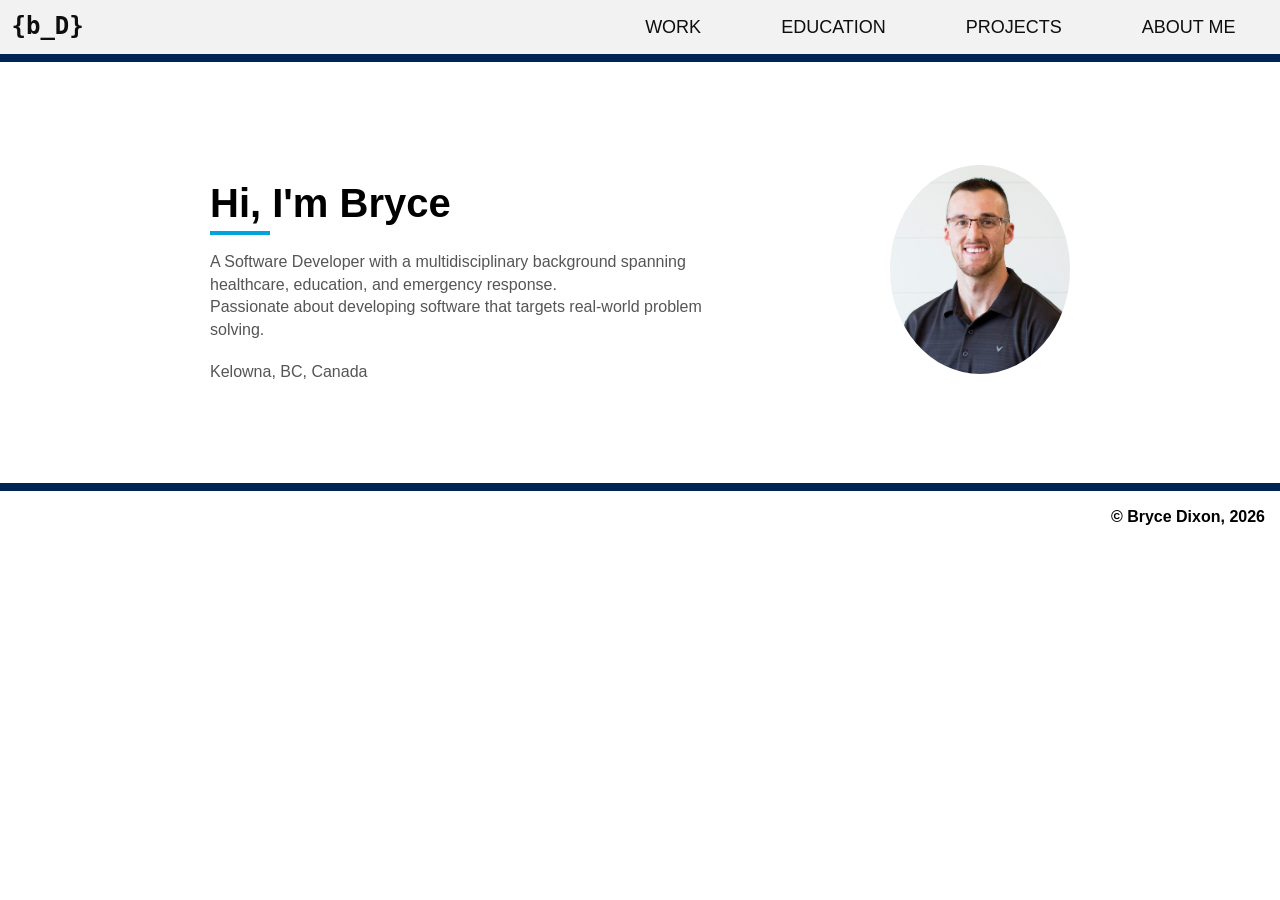
<file: index.html>
<!--
Bryce Dixon  March 2026
Portfolio Website
This website was built on top of a website I created in Dec 2024 for COMP 2681.

This is the homepage for my portfolio website. 

-->
<!DOCTYPE html>
<html lang="en">
  <head>
    <meta charset="UTF-8"/>
    <title> Portfolio: Home Page </title>
    
    <link rel="stylesheet" href="css/allPages_mobile.css">
    <link rel="stylesheet" href="css/allPages_desktop.css">

    <!--Link javascript file, used for mobile drop down menu, defer to parse with page download and run after-->
    <script src="javascript/dropdown_menu.js" type="text/javascript" defer></script>
    <meta name="keywords" content="keywords to help browser"/>
    <!--This allows for the device to utilize viewport when scaling to @media screen sizes indicated-->
    <meta name="viewport" content="width=device-width, initial-scale=1"/>
    
    <style>
      .front_page {
        display: flex;
        align-items: center;
        justify-content: space-between;
        max-width: 900px;
        margin: 60px auto;
        padding: 20px;
      }
      .front_page h1::after {
        content: "";
        display: block;
        width: 60px;
        height: 4px;
        background-color: #01a2e0;
        /* margin: 10px auto; */
      }

      .front_page-text {
        max-width: 500px;
      }

      .front_page h1 {
        font-size: 2.5rem;
        margin-bottom: 10px;
      }

      .front_page p {
        color: #555;
        margin-bottom: 20px;
      }

      .front_page-image img {
        width: 180px;
        border-radius: 50%;
      }
    </style>
  </head>

  <body>
    <!--NAV BAR-->
    <div class="navigation_bar dropDown" style="border-bottom: 8px solid #002554;">
      <!--This navbar is used as a drop down menu when in mobile viewing. It is hidden when not in mobile-->
      <div class = "menu_button_mobile_only">
        <!--This allows the dropdown to display as a dropdown menu when clicked-->
        <button id="dropdown_mobile_only" class="dropdown_button" onclick="displayMenu()">&#x2261; MENU</button>
        <!--The homepage logo is used as a link to the homepage-->
        <!-- <a href="index.html"><img src="images/Initials.jpg" id="website_logo" alt="homepage logo"></a> -->
         <a href="index.html" class="logo"> {b_D}</a>
      </div>
      <ul id="drop_down_menu" class="navigation dropdown_content">
        <!--These are the main menu items that are clickable links to the various pages-->
        <li><a href="html/workTimeline.html" title="View My Work History">WORK</a></li>
        <li><a href="html/educationTimeline.html" title="View My Education">EDUCATION</a></li>
        <li><a href="html/projects.html" title="View My Projects">PROJECTS</a></li>
        <li><a href="html/hobbies.html" title="View More">ABOUT ME</a></li>
      </ul>
    </div>

    <section class="front_page">
      <div class="front_page-text">
        <h1>Hi, I'm Bryce</h1>
        <p>A Software Developer with a multidisciplinary background spanning healthcare, education, and emergency response. <br> 
          Passionate about developing software that targets real-world problem solving.</p>
        <p>Kelowna, BC, Canada</p>
      </div>

      <div class="front_page-image">
        <img src="images/Me_Colour.jpg" alt="Profile photo">
      </div>
    </section>


   <footer class="footer_every_page">
      <div class="footer_cell">
        <p>&copy Bryce Dixon, 2026</p>
      </div>
    </footer>
  </body>
</html>
</file>
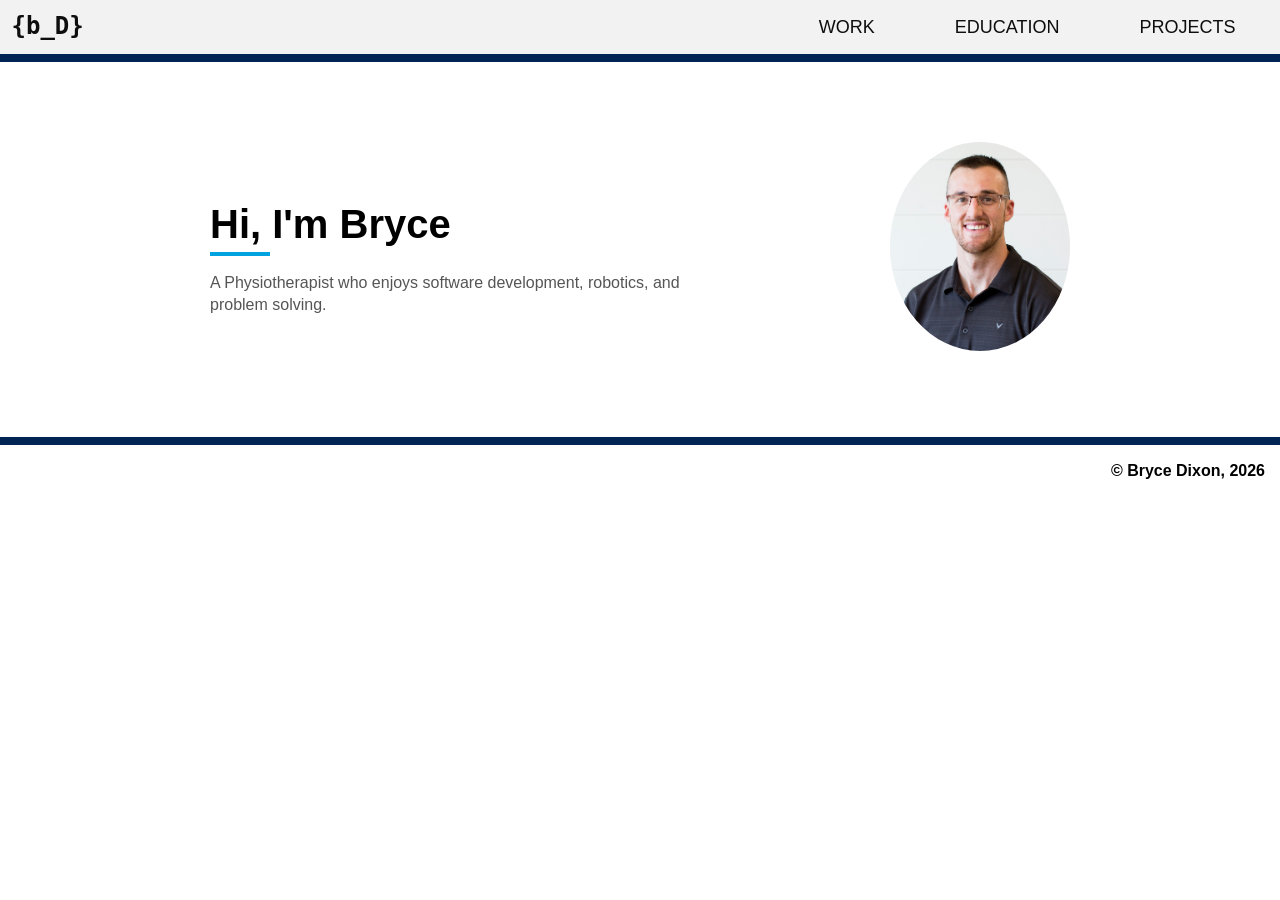
<file: docs/index.html>
<!--
Bryce Dixon  March 2026
Portfolio Website
This website was built on top of a website I created in Dec 2024 for COMP 2681.

This is the homepage for my portfolio website. 

-->
<!DOCTYPE html>
<html>
  <head>
    <title> Portfolio: Home Page </title>
    
    <link rel="stylesheet" href="../css/allPages_mobile.css">
    <link rel="stylesheet" href="../css/allPages_desktop.css">

    <!--Link javascript file, used for mobile drop down menu, defer to parse with page download and run after-->
    <script src="../javascript/dropdown_menu.js" type="text/javascript" defer></script>
    <meta charset="UTF-8"/>
    <meta name="keywords" content="keywords to help browser"/>
    <!--This allows for the device to utilize viewport when scaling to @media screen sizes indicated-->
    <meta name="viewport" content="width=device-width, initial-scale=1"/>
    
    <style>
      .front_page {
        display: flex;
        align-items: center;
        justify-content: space-between;
        max-width: 900px;
        margin: 60px auto;
        padding: 20px;
      }
      .front_page h1::after {
        content: "";
        display: block;
        width: 60px;
        height: 4px;
        background-color: #01a2e0;
        /* margin: 10px auto; */
      }

      .front_page-text {
        max-width: 500px;
      }

      .front_page h1 {
        font-size: 2.5rem;
        margin-bottom: 10px;
      }

      .front_page p {
        color: #555;
        margin-bottom: 20px;
      }

      .front_page-image img {
        width: 180px;
        border-radius: 50%;
      }
    </style>
  </head>

  <body>
    <!--NAV BAR-->
    <div class="navigation_bar dropDown" style="border-bottom: 8px solid #002554;">
      <!--This navbar is used as a drop down menu when in mobile viewing. It is hidden when not in mobile-->
      <div class = "menu_button_mobile_only">
        <!--This allows the dropdown to display as a dropdown menu when clicked-->
        <button id="dropdown_mobile_only" class="dropdown_button" onclick="displayMenu()">&#x2261; MENU</button>
        <!--The homepage logo is used as a link to the homepage-->
        <!-- <a href="index.html"><img src="images/Initials.jpg" id="website_logo" alt="homepage logo"></a> -->
         <a href="index.html" class="logo"> {b_D}</a>
      </div>
      <ul id="drop_down_menu" class="navigation dropdown_content">
        <!--These are the main menu items that are clickable links to the various pages-->
        <li><a href="workTimeline.html" title="View My Work History">WORK</a></li>
        <li><a href="educationTimeline.html" title="View My Education">EDUCATION</a></li>
        <li><a href="projects.html" title="View My Projects">PROJECTS</a></li>
      </ul>
    </div>

    <section class="front_page">
      <div class="front_page-text">
        <h1>Hi, I'm Bryce</h1>
        <p>A Physiotherapist who enjoys software development, robotics, 
          and problem solving.</p>
      </div>

      <div class="front_page-image">
        <img src="../images/Me_Colour.jpg" alt="Profile photo">
      </div>
    </section>


   <footer class="footer_every_page">
      <div class="footer_cell">
        <p>&copy Bryce Dixon, 2026</p>
      </div>
    </footer>
  </body>
</html>
</file>
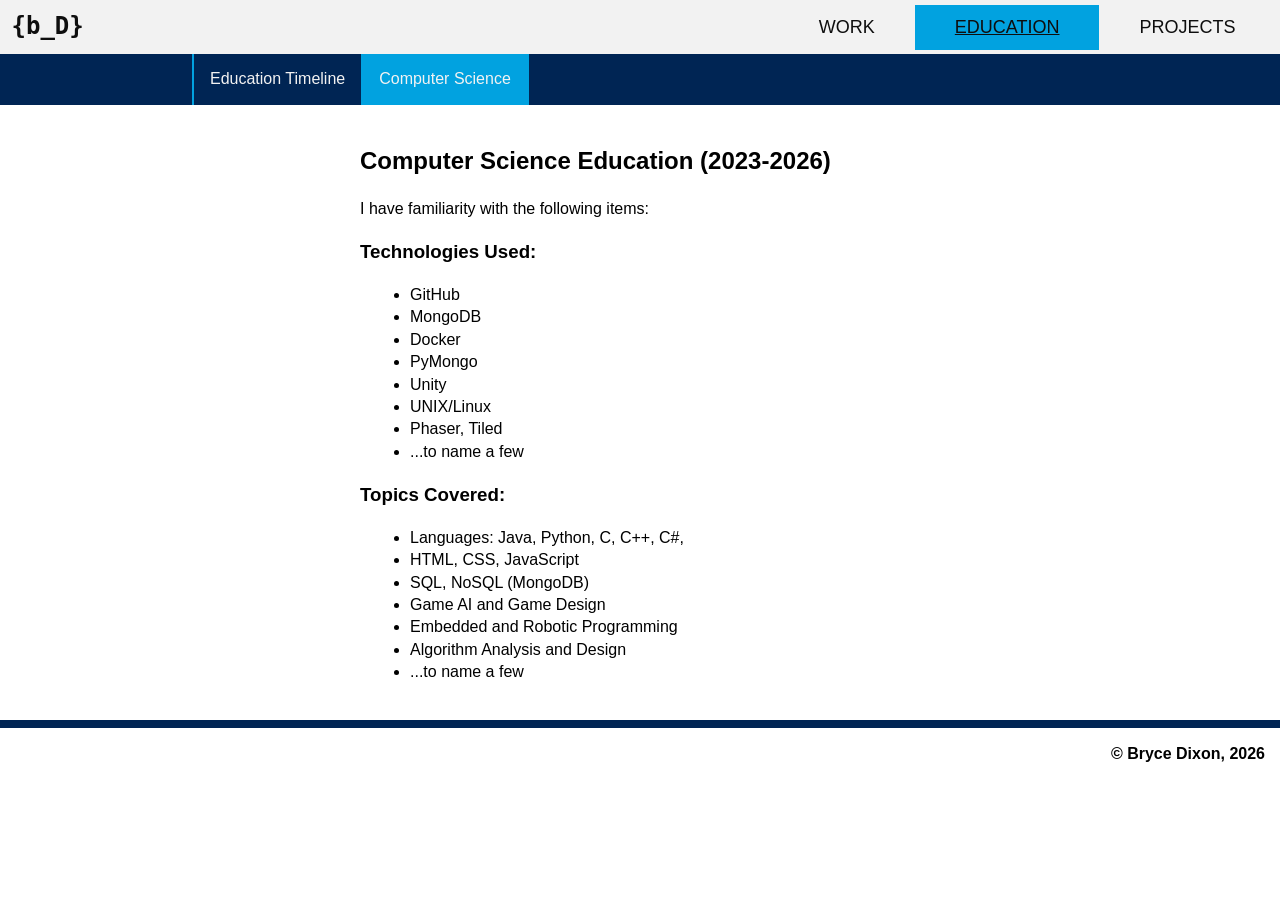
<file: docs/computerScienceEduc.html>
<!--
Bryce Dixon  March 2026
Portfolio Website
This website was built on top of a website I created in Dec 2024 for COMP 2681.

This page holds some additional information about my Computer Science background.

-->
<!DOCTYPE html>
<html>

<head>
  <link rel="stylesheet" href="../css/allPages_mobile.css">
  <link rel="stylesheet" href="../css/allPages_desktop.css">

  <title> Portfolio: Education - Computer Science</title>

  <meta charset="UTF-8" />
  <meta name="keywords" content="keywords to help browser" />
  <meta name="viewport" content="width=device-width, initial-scale=1" />
  <script src="../javascript/dropdown_menu.js" type="text/javascript" defer></script>

  <style>
    .content h2 {
      margin: 5px 10px 10px;
    }

    .content ul {
      margin-top: 0;
      margin-bottom: 10px;
    }

    .education {
      max-width: 600px;
      /* stop content from stretching too wide */
      margin: 0 auto;
      /* center the whole block */
      padding: 20px;
    }

    /* center heading */
    /* .education h2{
        text-align: center;   
      } */

    /* keeps bullets aligned */
    .education ul {
      padding-left: 50px;
    }
  </style>

</head>

<body>
  <!--MAIN NAV BAR-->
  <!--Same as index.html-->
  <div class="navigation_bar dropDown">
    <div class="menu_button_mobile_only">
      <button id="dropdown_mobile_only" class="dropdown_button" onclick="displayMenu()">&#x2261; MENU</button>
      <a href="index.html" class="logo"> {b_D}</a>
    </div>
    <ul id="drop_down_menu" class="navigation dropdown_content">
      <li><a href="workTimeline.html" title="View My Work History">WORK</a></li>
      <li><a href="educationTimeline.html" style="background-color: #01a2e0; text-decoration: underline;">EDUCATION</a>
      </li>
      <li><a href="projects.html" title="View My Projects">PROJECTS</a></li>
    </ul>
  </div>

  <!-- Sub navigation menu -->
  <div class="tickets_navigation">
    <a id="first_link_passes_nav" href="educationTimeline.html">Education Timeline</a>
    <a style="background-color: #01a2e0;">Computer Science</a>
    <br>
  </div>
  <!-- Content section -->
  <div class="education">
    <h2>Computer Science Education (2023-2026)</h2>
    <p>I have familiarity with the following items: </p>
    <h3>Technologies Used:</h3>
    <ul>
      <li>GitHub</li>
      <li>MongoDB</li>
      <li>Docker</li>
      <li>PyMongo</li>
      <li>Unity</li>
      <li>UNIX/Linux</li>
      <li>Phaser, Tiled</li>
      <li>...to name a few</li>
    </ul>

    <h3>Topics Covered:</h3>
    <ul>
      <li>Languages: Java, Python, C, C++, C#, </li>
      <li>HTML, CSS, JavaScript</li>
      <li>SQL, NoSQL (MongoDB)</li>
      <li>Game AI and Game Design</li>
      <li>Embedded and Robotic Programming</li>
      <li>Algorithm Analysis and Design</li>
      <li>...to name a few </li>
    </ul>
  </div>

  <footer class="footer_every_page">
    <div class="footer_cell">
      <p>&copy Bryce Dixon, 2026</p>
    </div>
  </footer>
</body>

</html>
</file>
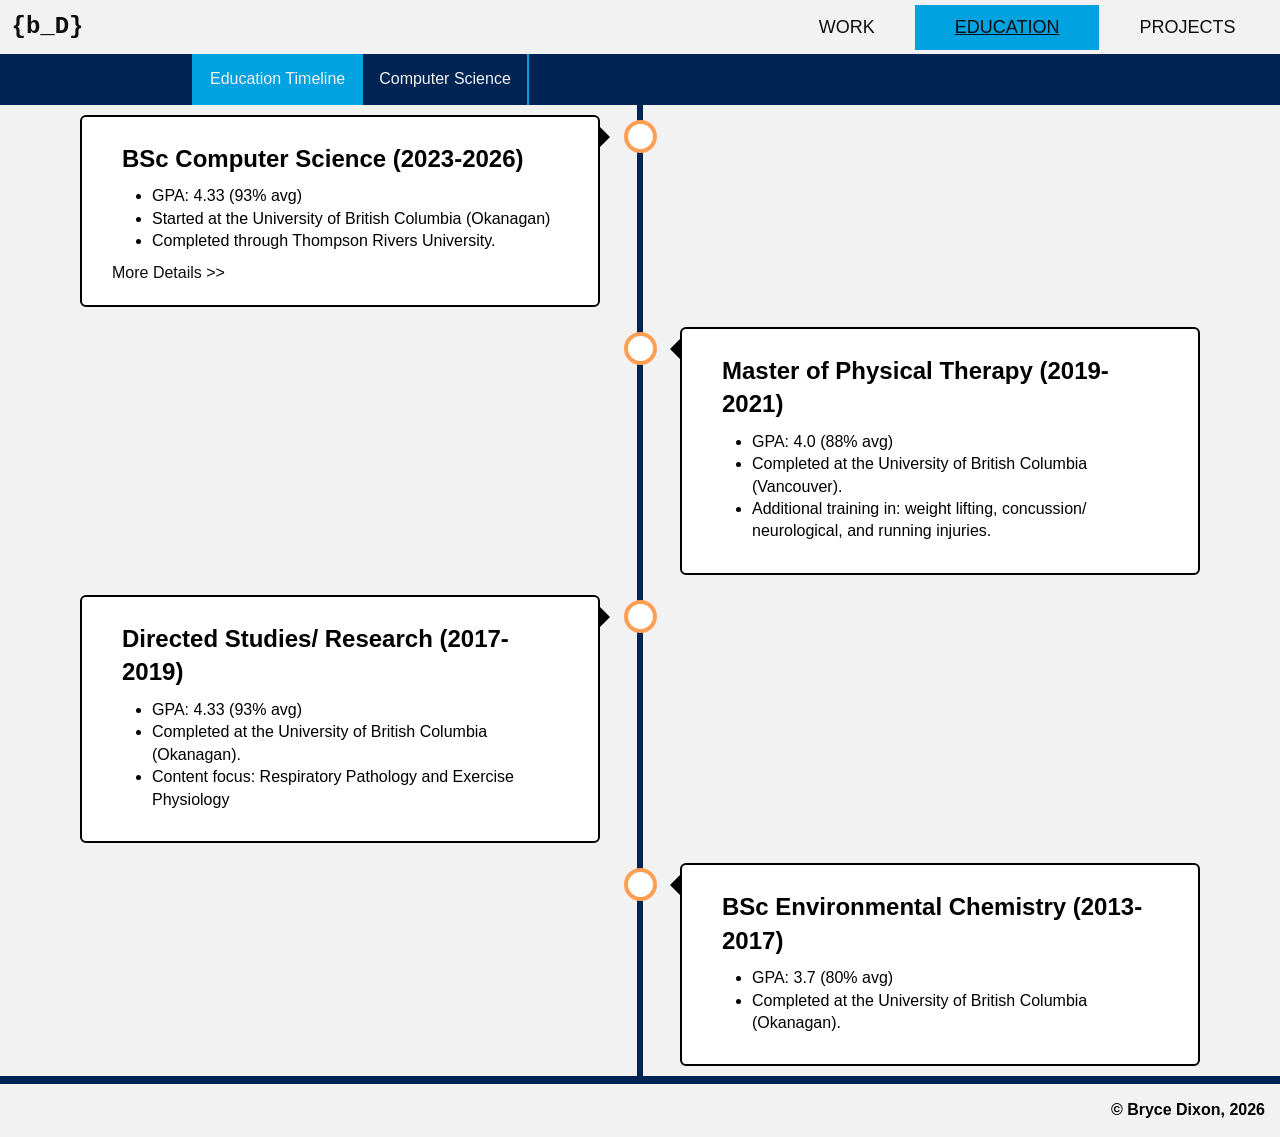
<file: docs/educationTimeline.html>
<!--
Bryce Dixon  March 2026
Portfolio Website
This website was built on top of a website I created in Dec 2024 for COMP 2681.

This displays a vertical timeline of my education history. 
 
-->
<!DOCTYPE html>
<html>

<head>
  <link rel="stylesheet" href="../css/allPages_mobile.css">
  <!-- <link rel="stylesheet" href="css/allPages_tablet.css"> -->
  <link rel="stylesheet" href="../css/allPages_desktop.css">
  <!-- Css for formatting the timeline on this page -->
  <link rel="stylesheet" href="../css/timeline.css">

  <title> Portfolio: Education Timeline</title>

  <meta charset="UTF-8" />
  <meta name="keywords" content="keywords to help browser" />
  <meta name="viewport" content="width=device-width, initial-scale=1" />
  <script src="../javascript/dropdown_menu.js" type="text/javascript" defer></script>

</head>

<body>
  <!--MAIN NAV BAR-->
  <!--Same as index.html-->
  <div class="navigation_bar dropDown">
    <div class="menu_button_mobile_only">
      <button id="dropdown_mobile_only" class="dropdown_button" onclick="displayMenu()">&#x2261; MENU</button>
      <a href="index.html" class="logo"> {b_D}</a>
    </div>
    <ul id="drop_down_menu" class="navigation dropdown_content">
      <li><a href="workTimeline.html" title="View My Work History">WORK</a></li>
      <li><a href="educationTimeline.html" style="background-color: #01a2e0; text-decoration: underline;">EDUCATION</a>
      </li>
      <li><a href="projects.html" title="View My Projects">PROJECTS</a></li>
    </ul>
  </div>

  <!-- Sub menu -->
  <div class="tickets_navigation">
    <a id="first_link_passes_nav" style="background-color: #01a2e0;">Education Timeline</a>
    <a href="computerScienceEduc.html">Computer Science</a>
    <br>
  </div>


  <!-- EDUCATION TIMELINE -->
  <!-- Modified from: https://www.w3schools.com/howto/howto_css_timeline.asp -->
  <div class="timeline">
    <!-- To the left of the timeline = container left -->
    <div class="container left">
      <div class="content">
        <h2>BSc Computer Science (2023-2026)</h2>
        <ul>
          <li>GPA: 4.33 (93% avg)</li>
          <li>Started at the University of British Columbia (Okanagan)</li>
          <li> Completed through Thompson Rivers University.</li>
        </ul>
        <a href="computerScienceEduc.html">More Details >></a>
      </div>
    </div>
    <!-- To the right of the timeline = container right -->
    <div class="container right">
      <div class="content">
        <h2>Master of Physical Therapy (2019-2021)</h2>
        <ul>
          <li>GPA: 4.0 (88% avg)</li>
          <li>Completed at the University of British Columbia (Vancouver).</li>
          <li>Additional training in: weight lifting, concussion/ neurological, and running injuries.</li>
        </ul>
      </div>
    </div>
    <div class="container left">
      <div class="content">
        <h2>Directed Studies/ Research (2017-2019)</h2>
        <ul>
          <li>GPA: 4.33 (93% avg)</li>
          <li>Completed at the University of British Columbia (Okanagan).</li>
          <li>Content focus: Respiratory Pathology and Exercise Physiology </li>
        </ul>
      </div>
    </div>
    <div class="container right">
      <div class="content">
        <h2>BSc Environmental Chemistry (2013-2017)</h2>
        <ul>
          <li>GPA: 3.7 (80% avg)</li>
          <li>Completed at the University of British Columbia (Okanagan).</li>
        </ul>
      </div>
    </div>
  </div>

  <footer class="footer_every_page">
    <div class="footer_cell">
      <p>&copy Bryce Dixon, 2026</p>
    </div>
  </footer>
</body>

</html>
</file>
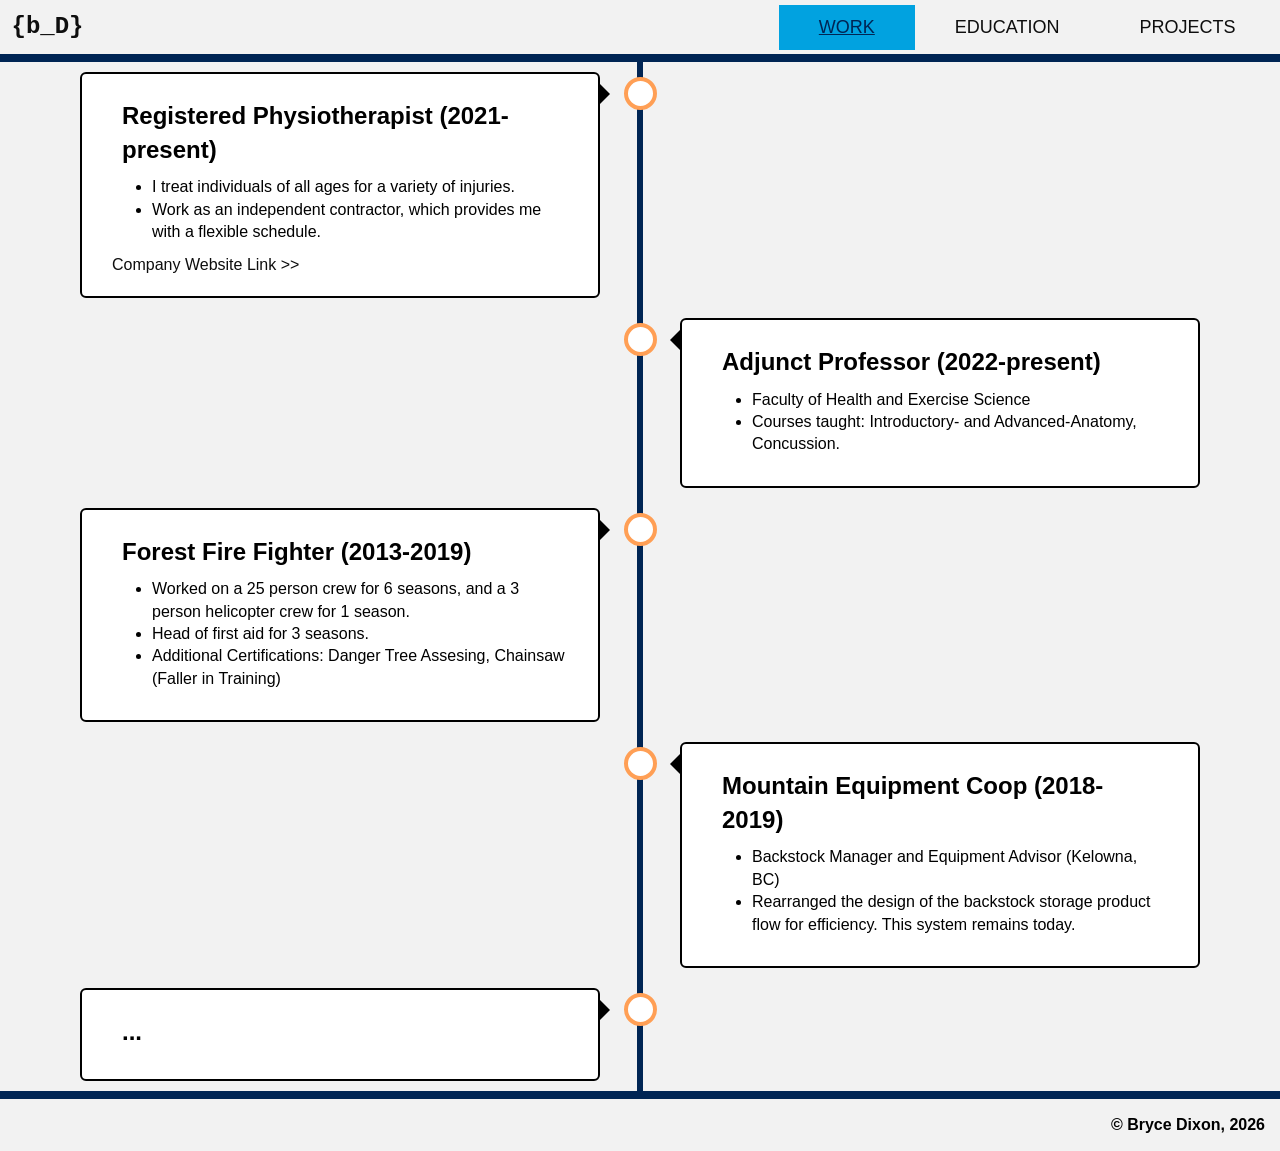
<file: docs/workTimeline.html>
<!--
Bryce Dixon  March 2026
Portfolio website
This website was built on top of a website I created in Dec 2024 for COMP 2681.

This is the page which holds a vertical timeline displaying an overview of
some of my work history. 

-->

<!DOCTYPE html>
<html>

<head>
  <title> Portfolio: Work Timeline </title>

  <!-- The styles used in multiple pages are in stylesheets, CSS used for this page are below -->
  <link rel="stylesheet" href="../css/allPages_mobile.css">
  <link rel="stylesheet" href="../css/allPages_desktop.css">
  <!-- Css for formatting the timeline on this page -->
  <link rel="stylesheet" href="../css/timeline.css">

  <!--Link javascript file, used for mobile drop down menu, defer to parse with page download and run after-->
  <script src="../javascript/dropdown_menu.js" type="text/javascript" defer></script>
  <meta charset="UTF-8" />
  <meta name="keywords" content="keywords to help browser" />
  <meta name="viewport" content="width=device-width, initial-scale=1" />

  <!-- This formats the titles over the lists cleanly -->
  <style>

  </style>
</head>

<body>
  <!--NAV BAR-->
  <!--This navbar is used as a drop down menu when in mobile viewing. It is hidden when not in mobile-->
  <!--This allows the dropdown to display as a dropdown menu when clicked-->

  <div class="navigation_bar dropDown" style="border-bottom: 8px solid #002554;">
    <div class="menu_button_mobile_only">
      <button id="dropdown_mobile_only" class="dropdown_button" onclick="displayMenu()">&#x2261; MENU</button>
      <a href="index.html" class="logo"> {b_D}</a>
    </div>
    <ul id="drop_down_menu" class="navigation dropdown_content">
      <li><a style="background-color: #01a2e0; text-decoration: underline;">WORK</a></li>
      <li><a href="educationTimeline.html" title="View My Education">EDUCATION</a></li>
      <li><a href="projects.html" title="View My Projects">PROJECTS</a></li>
    </ul>
  </div>

  <!-- WORK TIMELINE -->
  <!-- Modified from: https://www.w3schools.com/howto/howto_css_timeline.asp -->
  <div class="timeline">
    <!-- Left is to left of timeline -->
    <div class="container left">
      <div class="content">
        <h2>Registered Physiotherapist (2021-present)</h2>
        <ul>
          <li>I treat individuals of all ages for a variety of injuries.</li>
          <li>Work as an independent contractor, which provides me with a flexible schedule.</li>
        </ul>
        <a href="https://threesixtyphysio.ca/our-team/bryce-dixon/">Company Website Link >></a>
      </div>
    </div>
    <!-- Right is to right of timeline -->
    <div class="container right">
      <div class="content">
        <h2>Adjunct Professor (2022-present)</h2>
        <ul>
          <li>Faculty of Health and Exercise Science</li>
          <li>Courses taught: Introductory- and Advanced-Anatomy, Concussion.</li>
        </ul>
      </div>
    </div>
    <div class="container left">
      <div class="content">
        <h2>Forest Fire Fighter (2013-2019)</h2>
        <ul>
          <li>Worked on a 25 person crew for 6 seasons, and a 3 person helicopter crew for 1 season.</li>
          <li>Head of first aid for 3 seasons.</li>
          <li>Additional Certifications: Danger Tree Assesing, Chainsaw (Faller in Training)</li>
        </ul>
      </div>
    </div>
    <div class="container right">
      <div class="content">
        <h2>Mountain Equipment Coop (2018-2019)</h2>
        <ul>
          <li>Backstock Manager and Equipment Advisor (Kelowna, BC)</li>
          <li>Rearranged the design of the backstock storage product flow for efficiency. This system remains today.
          </li>
        </ul>
      </div>
    </div>
    <div class="container left">
      <div class="content">
        <h2>...</h2>
      </div>
    </div>
  </div>


  <footer class="footer_every_page">
    <div class="footer_cell">
      <p>&copy Bryce Dixon, 2026</p>
    </div>
  </footer>
</body>

</html>
</file>
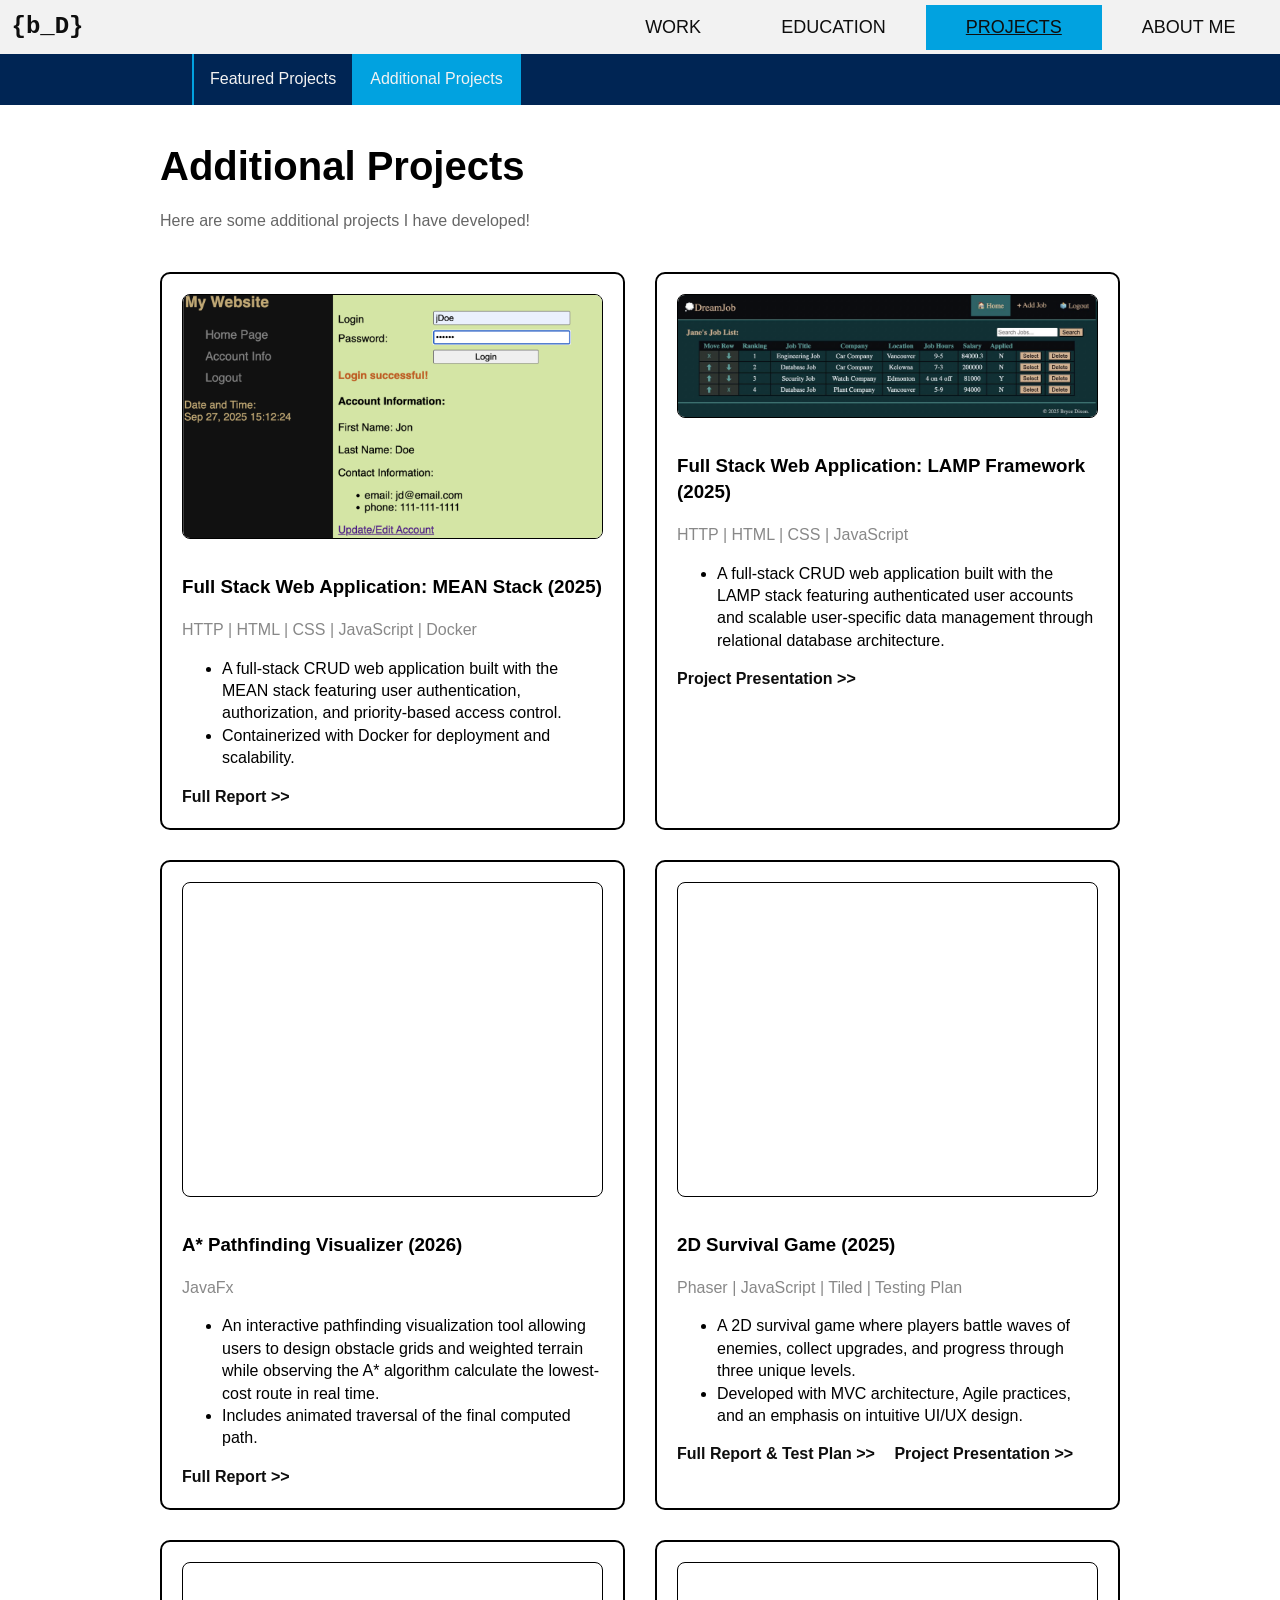
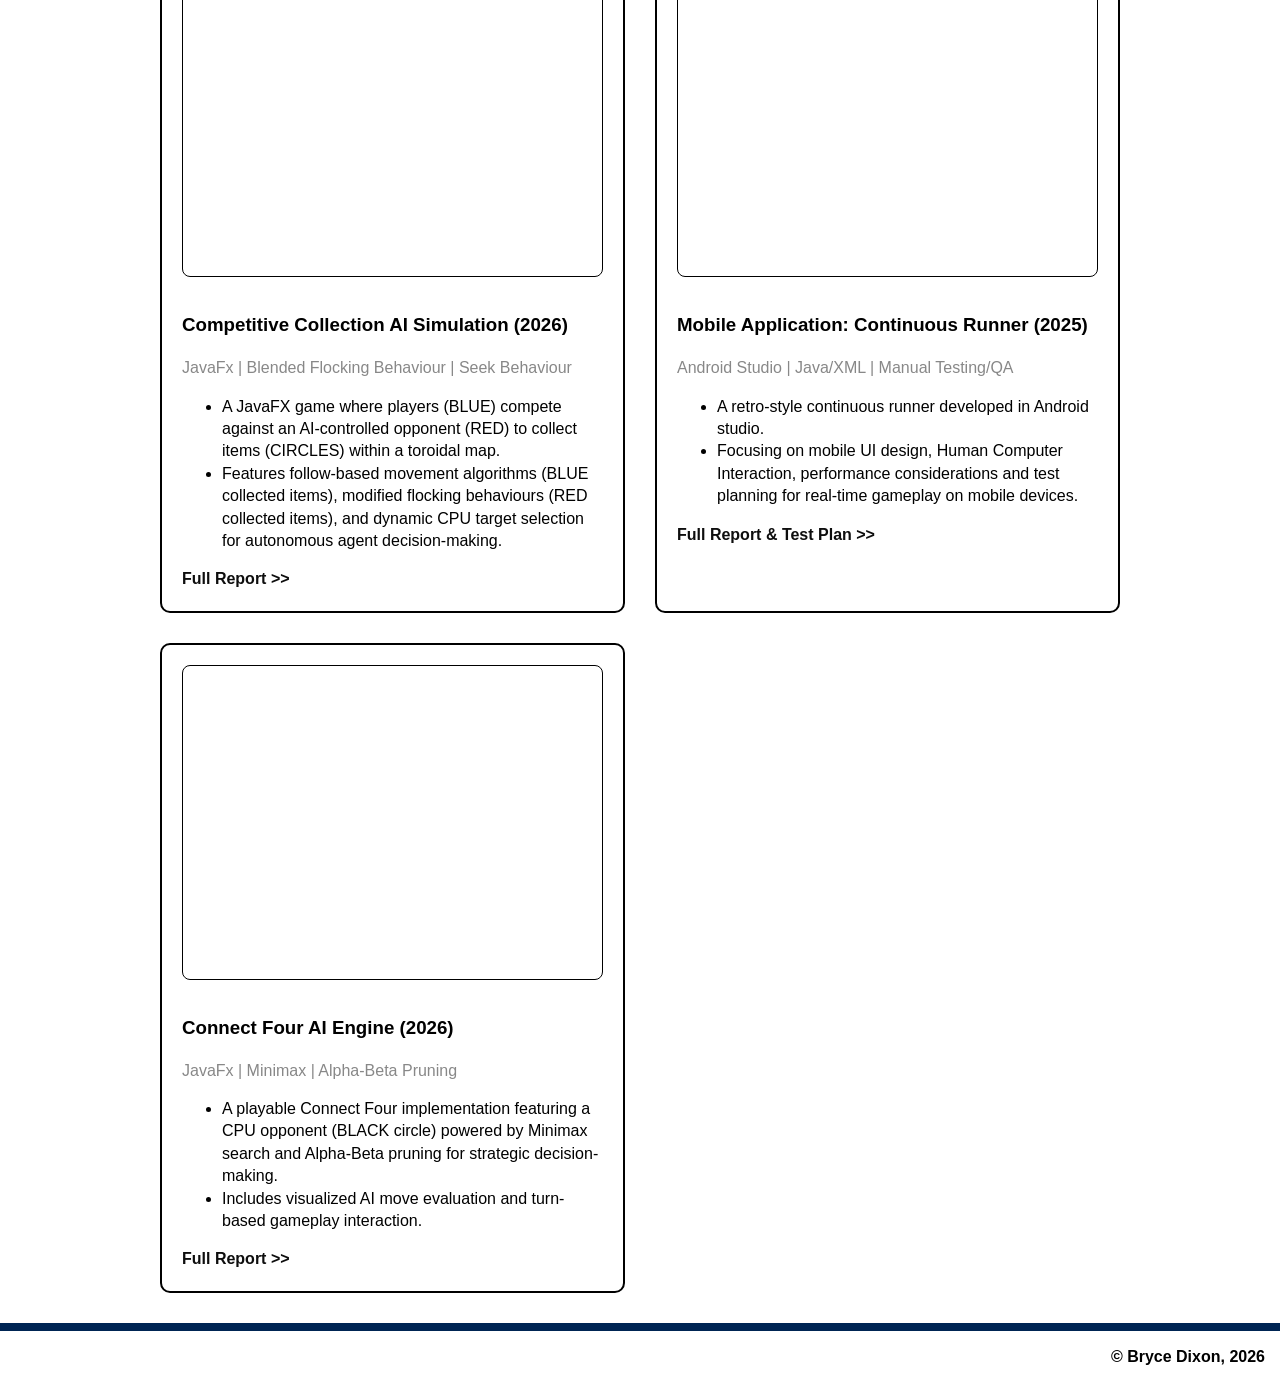
<file: html/additionalProjects.html>
<!--
Bryce Dixon  March 2026
Portfolio Website
This website was built on top of a website I created in Dec 2024 for COMP 2681.

This page displays a few projects I have created in a formatted grid. 

-->
<!DOCTYPE html>
<html>

<head>
    <!-- Styles used in many pages in stylesheets. CSS used only on this page are below <style> -->
    <link rel="stylesheet" href="../css/allPages_mobile.css">
    <!-- <link rel="stylesheet" href="css/allPages_tablet.css"> -->
    <link rel="stylesheet" href="../css/allPages_desktop.css">
    <link rel="stylesheet" href="../css/projects.css">

    <title> Portfolio: Additional Projects</title>

    <meta charset="UTF-8" />
    <meta name="keywords" content="keywords to help browser" />
    <meta name="viewport" content="width=device-width, initial-scale=1" />
    <script src="../javascript/dropdown_menu.js" type="text/javascript" defer></script>
</head>

<body>
    <!--MAIN NAV BAR-->
    <!--Same as index.html-->
    <div class="navigation_bar dropDown">
        <div class="menu_button_mobile_only">
            <button id="dropdown_mobile_only" class="dropdown_button" onclick="displayMenu()">&#x2261; MENU</button>
            <a href="../index.html" class="logo"> {b_D}</a>
        </div>
        <ul id="drop_down_menu" class="navigation dropdown_content">
            <li><a href="workTimeline.html" title="View My Work History">WORK</a></li>
            <li><a href="educationTimeline.html" title="View My Education">EDUCATION</a></li>
            <li><a href="projects.html" style="background-color: #01a2e0; text-decoration: underline;">PROJECTS</a></li>
            <li><a title="View My Hobbies" href="hobbies.html" >ABOUT ME</a></li>
        </ul>
    </div>

    <!--SUB MENu: Inner page nav bar-->
    <div class="tickets_navigation">
        <a href="projects.html" id="first_link_passes_nav">Featured Projects</a>
        <a href="" title="" style="background-color: #01a2e0;">Additional Projects</a>
        <!-- <a href="">Projects In-Progress</a> -->
    </div>

    <!-- Projects Grid -->

    <section class="projects">
        <h1>Additional Projects</h1>
        <p class="projects-intro">
            Here are some additional projects I have developed!
        </p>

        <!-- Grid itself -->
        <!-- Working with iframe REF: https://www.w3schools.com/html/html_youtube.asp -->
        <div class="project-grid">

            <div class="project-card">
                <img src="../images/MEANframework_Photo.png">
                <h3>Full Stack Web Application: MEAN Stack (2025)</h3>
                <p class="tech">HTTP | HTML | CSS | JavaScript | Docker </p>
                <p>
                    <ul>
                        <li>
                            A full-stack CRUD web application built with the MEAN stack featuring user 
                            authentication, authorization, and priority-based access control. 
                        </li>
                        <li>
                            Containerized with Docker for deployment and scalability.
                        </li>
                    </ul>
                </p>
                <a target="_blank" href="../project_reports/MEAN Framework Report.pdf"> Full Report >> </a>
            </div> 

            <!-- LAMP FULL STACK APP -->
            <div class="project-card">
                <img src="../images/LAMP_Image.png">
                <h3>Full Stack Web Application: LAMP Framework (2025) </h3>
                <p class="tech">HTTP | HTML | CSS | JavaScript</p>
                <p>
                    <ul>
                        <li>
                            A full-stack CRUD web application built with the LAMP stack featuring authenticated user accounts 
                            and scalable user-specific data management through relational database architecture.
                        </li>
                    </ul>
                </p>
    
                <!-- <a target="_blank" href="../project_reports/Relational_Database_LAMP/LAMP framework_Project Proposal.pdf"> Project Proposal >> </a> -->
                <a target="_blank" href="../project_reports/Relational_Database_LAMP/LAMP framework User Guide.pdf"> Project Presentation >> </a>
            </div>


            <!-- A* Visualizer -->
             <div class="project-card">
                <!-- ifrmae from youtube video with added looping and autoplay features -->
                <iframe width="560" height="315"
                    src="https://www.youtube.com/embed/TS79SeF5mBY?autoplay=1&mute=1&loop=1&playlist=TS79SeF5mBY&controls=0&modestbranding=1"
                    title="AStar Visualizer"
                    frameborder="0"
                    allow="autoplay; encrypted-media"
                    allowfullscreen>
                </iframe>
                <h3> A* Pathfinding Visualizer (2026)</h3>
                <p class="tech"> JavaFx </p>
                <p>
                    <ul>
                        <li>
                            An interactive pathfinding visualization tool allowing users to design obstacle grids and weighted terrain while observing the A* algorithm calculate the lowest-cost route in real time. 
                        </li>
                        <li>
                            Includes animated traversal of the final computed path.
                        </li>
                    </ul>
                </p>
                <a target="_blank" href="../project_reports/AStarVisual Report.pdf">Full Report >></a>
            </div>

            <!-- 2D SURVIVAL GAME -->
            <div class="project-card">
                <!-- ifrmae from youtube video with added looping and autoplay features -->
                <iframe width="560" height="315"
                    src="https://www.youtube.com/embed/kroj6nbT4Vk?autoplay=1&mute=1&loop=1&playlist=kroj6nbT4Vk&controls=0&modestbranding=1"
                    title="YouTube video player"
                    frameborder="0"
                    allow="autoplay; encrypted-media"
                    allowfullscreen>
                </iframe>
                <h3>2D Survival Game (2025)</h3>
                <p class="tech">Phaser | JavaScript | Tiled | Testing Plan</p>
                <p>
                    <ul>
                        <li>
                            A 2D survival game where players battle waves of enemies, collect upgrades, and 
                            progress through three unique levels. 
                        </li>
                        <li>
                            Developed with MVC architecture, Agile practices, and an emphasis on intuitive UI/UX design.
                        </li>
                    </ul>
                </p>
                <a target="_blank" href="../project_reports/Sudsy_Report_TestPlan.pdf">Full Report & Test Plan >></a>
                <a target="_blank" href="../project_reports/Sudsy's Kitchen Survival Presentation.pdf">Project Presentation >></a>
            </div>

            <!-- COLLECTIONS DISPLAY -->
            <div class="project-card">
                <!-- ifrmae from youtube video with added looping and autoplay features -->
                <iframe width="560" height="315"
                    src="https://www.youtube.com/embed/NCd4l_vDwq0?autoplay=1&mute=1&loop=1&playlist=NCd4l_vDwq0&controls=0&modestbranding=1"
                    title="Collecting AI Sim"
                    frameborder="0"
                    allow="autoplay; encrypted-media"
                    allowfullscreen>
                </iframe>
                <h3>Competitive Collection AI Simulation (2026)</h3>
                <p class="tech"> JavaFx | Blended Flocking Behaviour | Seek Behaviour </p>
                <p>
                    <ul>
                        <li>
                            A JavaFX game where players (BLUE) compete against an AI-controlled opponent (RED) to collect items (CIRCLES) within a toroidal map.  
                        </li>
                        <li>
                            Features follow-based movement algorithms (BLUE collected items), modified flocking behaviours (RED collected items), 
                            and dynamic CPU target selection for autonomous agent decision-making.
                        </li>
                    </ul>
                </p>
                <a target="_blank" href="../project_reports/CollectionsGame Report.pdf">Full Report >></a>
            </div>

            <!-- Continuous Runner Mobile App -->
             <div class="project-card">
                <!-- Iframe from embedded youtube URL -->
                <iframe width="560" height="315" 
                    src="https://www.youtube.com/embed/5njv0RDvJgE?autoplay=1&mute=1&loop=1&playlist=5njv0RDvJgE&controls=0&modestbranding=1" 
                    title="Continuous Run_Mobile App" 
                    frameborder="0" 
                    allow="autoplay; encrypted-media"
                    allowfullscreen>
                </iframe>
                <h3>Mobile Application: Continuous Runner (2025)</h3>
                <p class="tech"> Android Studio | Java/XML | Manual Testing/QA </p>
                <p>
                    <ul>
                        <li>
                            A retro-style continuous runner developed in Android studio. 
                        </li>
                        <li>
                            Focusing on mobile UI design, Human Computer Interaction, performance considerations and test planning for real-time gameplay on mobile devices.  
                        </li>
                    </ul>
                </p>
                <a target="_blank" href="../project_reports/Mobile App Design and Test Document.pdf">Full Report & Test Plan >></a>
            </div>
            
            <!-- CONNECT FOUR -->
            <div class="project-card">
                <!-- ifrmae from youtube video with added looping and autoplay features -->
                <iframe width="560" height="315"
                    src="https://www.youtube.com/embed/YadznA5q62Q?autoplay=1&mute=1&loop=1&playlist=YadznA5q62Q&controls=0&modestbranding=1"
                    title="Connect Four"
                    frameborder="0"
                    allow="autoplay; encrypted-media"
                    allowfullscreen>
                </iframe>
                <h3>Connect Four AI Engine (2026)</h3>
                <p class="tech"> JavaFx | Minimax | Alpha-Beta Pruning</p>
                <p>
                    <ul>
                        <li>
                            A playable Connect Four implementation featuring a CPU opponent (BLACK circle) powered by Minimax search and Alpha-Beta pruning for strategic decision-making. 
                        </li>
                        <li>
                            Includes visualized AI move evaluation and turn-based gameplay interaction.
                        </li>
                    </ul>
                </p>
                <a target="_blank" href="../project_reports/ConnectFour Report.pdf">Full Report >></a>
            </div>
            
        </div>
    </section>

    <footer class="footer_every_page">
        <div class="footer_cell">
            <p>&copy Bryce Dixon, 2026</p>
        </div>
    </footer>
</body>

</html>
</file>
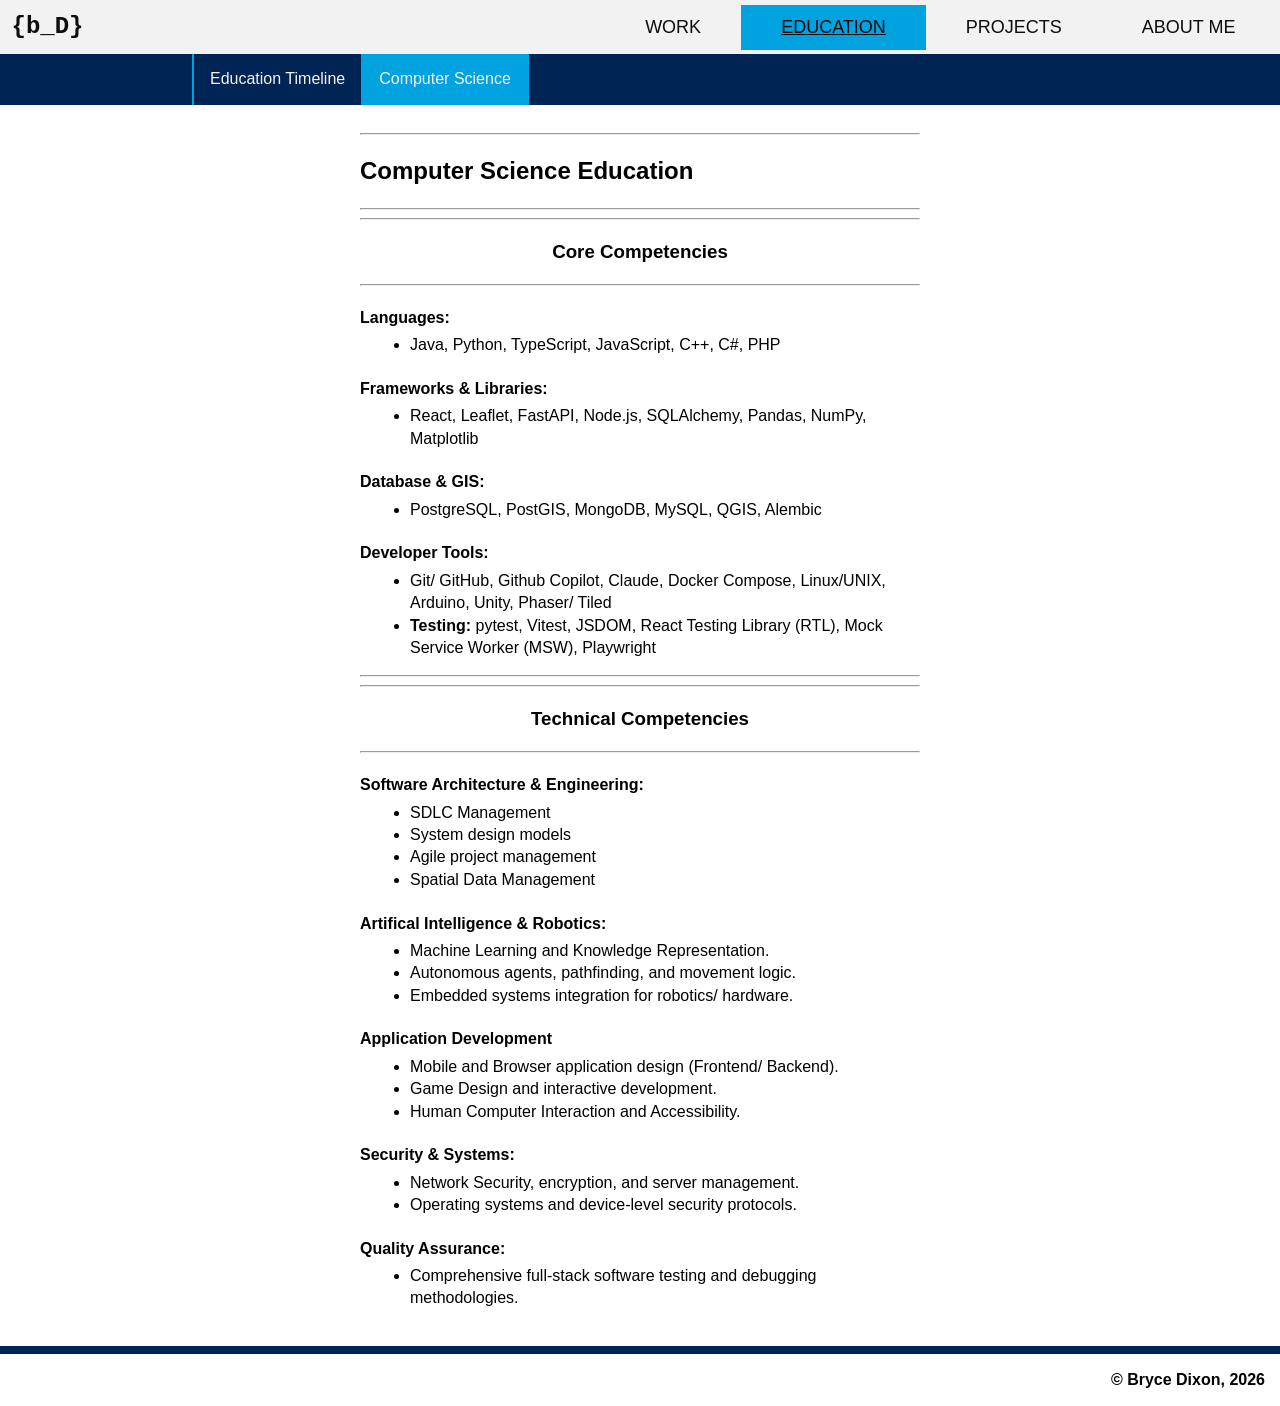
<file: html/computerScienceEduc.html>
<!--
Bryce Dixon  March 2026
Portfolio Website
This website was built on top of a website I created in Dec 2024 for COMP 2681.

This page holds some additional information about my Computer Science background.

-->
<!DOCTYPE html>
<html>

<head>
  <link rel="stylesheet" href="../css/allPages_mobile.css">
  <link rel="stylesheet" href="../css/allPages_desktop.css">

  <title> Portfolio: Education - Computer Science</title>

  <meta charset="UTF-8" />
  <meta name="keywords" content="keywords to help browser" />
  <meta name="viewport" content="width=device-width, initial-scale=1" />
  <script src="../javascript/dropdown_menu.js" type="text/javascript" defer></script>

  <style>
    .content h2 {
      margin: 5px 10px 10px;
    }

    .content ul {
      margin-top: 0;
      margin-bottom: 10px;
    }

    .education {
      max-width: 600px;
      /* stop content from stretching too wide */
      margin: 0 auto;
      /* center the whole block */
      padding: 20px;
    }

    .education h4{
      margin-bottom: 5px;
    }
    .education ul{
      margin-top: 0px;
    }

    /* center heading */
    /* .education h2{
        text-align: center;   
      } */

    /* keeps bullets aligned */
    .education ul {
      padding-left: 50px;
    }
    /* Format the table to be minimal with borders */
    .education table, th, td{
      border: 1px solid black;
      border-collapse: collapse;
    }
  </style>

</head>

<body>
  <!--MAIN NAV BAR-->
  <!--Same as index.html-->
  <div class="navigation_bar dropDown">
    <div class="menu_button_mobile_only">
      <button id="dropdown_mobile_only" class="dropdown_button" onclick="displayMenu()">&#x2261; MENU</button>
      <a href="../index.html" class="logo"> {b_D}</a>
    </div>
    <ul id="drop_down_menu" class="navigation dropdown_content">
      <li><a href="workTimeline.html" title="View My Work History">WORK</a></li>
      <li><a href="educationTimeline.html" style="background-color: #01a2e0; text-decoration: underline;">EDUCATION</a>
      </li>
      <li><a href="projects.html" title="View My Projects">PROJECTS</a></li>
      <li><a href="hobbies.html" title="View My Hobbies">ABOUT ME</a></li>
    </ul>
  </div>

  <!-- Sub navigation menu -->
  <div class="tickets_navigation">
    <a id="first_link_passes_nav" href="educationTimeline.html">Education Timeline</a>
    <a style="background-color: #01a2e0;">Computer Science</a>
    <br>
  </div>
  <!-- Content section -->
  <div class="education">
    <hr>
    <h2>Computer Science Education</h2>
    <hr><hr>
    <h3 style="text-align: center;">Core Competencies</h3>
    <hr>

    <h4>Languages:</h4>
    <ul>
      <li>
        Java, Python, TypeScript, JavaScript, C++, C#, PHP
      </li>
    </ul>

    <h4>Frameworks & Libraries:</h4>
    <ul>
      <li>
        React, Leaflet, FastAPI, Node.js, SQLAlchemy, Pandas, NumPy, Matplotlib
      </li>
    </ul>

    <h4>Database & GIS:</h4>
    <ul>
      <li>
        PostgreSQL, PostGIS, MongoDB, MySQL, QGIS, Alembic
      </li>
    </ul>

    <h4>Developer Tools:</h4>
    <ul>
      <li>
        Git/ GitHub, Github Copilot, Claude, Docker Compose, Linux/UNIX, Arduino, Unity, Phaser/ Tiled
      </li>
      <li>
        <b>Testing: </b> pytest, Vitest, JSDOM, React Testing Library (RTL), Mock Service Worker (MSW), Playwright
      </li>
    </ul>


    <hr><hr>
    <h3 style="text-align: center;">Technical Competencies</h3>
    <hr>
    <h4>Software Architecture & Engineering:</h4>
    <ul>
      <li>SDLC Management</li>
      <li>System design models</li>
      <li>Agile project management</li>
      <li>Spatial Data Management</li>
    </ul>

    <h4>Artifical Intelligence & Robotics:</h4>
    <ul>
      <li>Machine Learning and Knowledge Representation.</li>
      <li>Autonomous agents, pathfinding, and movement logic.</li>
      <li>Embedded systems integration for robotics/ hardware.</li>
    </ul>

    <h4>Application Development</h4>
    <ul>
      <li>Mobile and Browser application design (Frontend/ Backend).</li>
      <li>Game Design and interactive development.</li>
      <li>Human Computer Interaction and Accessibility.</li>
    </ul>

    <h4>Security & Systems:</h4>
    <ul>
      <li>Network Security, encryption, and server management.</li>
      <li>Operating systems and device-level security protocols.</li>
    </ul>

    <h4>Quality Assurance:</h4>
    <ul>
      <li>Comprehensive full-stack software testing and debugging methodologies.</li>
    </ul>

    <!-- <ul>
      <li>Software Engineering (SDLC, Design models and techniques, Project management)</li>
      <li>Algorithm Logic, Design, and Analysis</li>
      <li>Human Computer Interaction and Computer Ethics</li>
      <li>Embedded Systems and Robotics</li>
      <li>Artificial Intelligence</li>
        <ul>
          <li>Independent Agents and Autonomy Design</li>
          <li>Learning Mechanisms and Knowledge Representation</li>
          <li>Movement and Pathfinding Algorithms</li>
          <li>Machine Learning</li>
        </ul>
      <li>Software Testing</li>
      <li>Game Design and Development</li>
      <li>Mobile and Browser Application Design and Development</li>
      <li>Computer Networks and Network Security</li>
      <li>Operating Systems and Device Security</li>
      <li>Server Design and Management</li>
    </ul> -->
  </div>

  <footer class="footer_every_page">
    <div class="footer_cell">
      <p>&copy Bryce Dixon, 2026</p>
    </div>
  </footer>
</body>

</html>
</file>
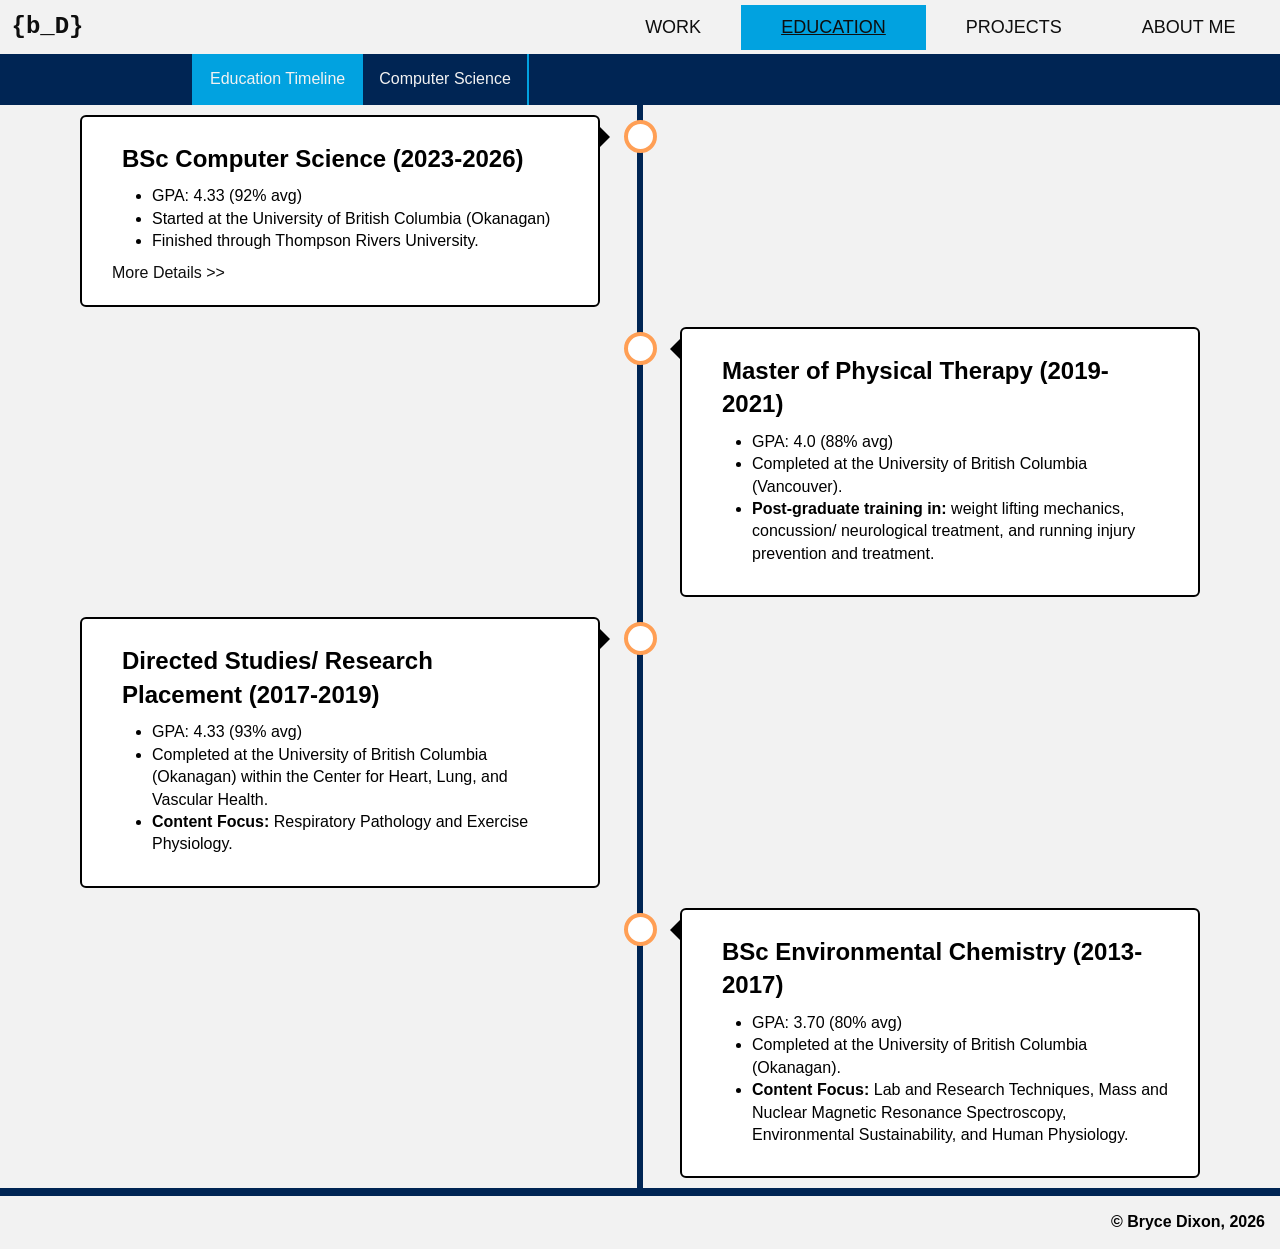
<file: html/educationTimeline.html>
<!--
Bryce Dixon  March 2026
Portfolio Website
This website was built on top of a website I created in Dec 2024 for COMP 2681.

This displays a vertical timeline of my education history. 
 
-->
<!DOCTYPE html>
<html>

<head>
  <link rel="stylesheet" href="../css/allPages_mobile.css">
  <!-- <link rel="stylesheet" href="css/allPages_tablet.css"> -->
  <link rel="stylesheet" href="../css/allPages_desktop.css">
  <!-- Css for formatting the timeline on this page -->
  <link rel="stylesheet" href="../css/timeline.css">

  <title> Portfolio: Education Timeline</title>

  <meta charset="UTF-8" />
  <meta name="keywords" content="keywords to help browser" />
  <meta name="viewport" content="width=device-width, initial-scale=1" />
  <script src="../javascript/dropdown_menu.js" type="text/javascript" defer></script>

</head>

<body>
  <!--MAIN NAV BAR-->
  <!--Same as index.html-->
  <div class="navigation_bar dropDown">
    <div class="menu_button_mobile_only">
      <button id="dropdown_mobile_only" class="dropdown_button" onclick="displayMenu()">&#x2261; MENU</button>
      <a href="../index.html" class="logo"> {b_D}</a>
    </div>
    <ul id="drop_down_menu" class="navigation dropdown_content">
      <li><a href="workTimeline.html" title="View My Work History">WORK</a></li>
      <li><a href="educationTimeline.html" style="background-color: #01a2e0; text-decoration: underline;">EDUCATION</a>
      </li>
      <li><a href="projects.html" title="View My Projects">PROJECTS</a></li>
      <li><a href="hobbies.html" title="View My Hobbies">ABOUT ME</a></li>
    </ul>
  </div>

  <!-- Sub menu -->
  <div class="tickets_navigation">
    <a id="first_link_passes_nav" style="background-color: #01a2e0;">Education Timeline</a>
    <a href="computerScienceEduc.html">Computer Science</a>
    <br>
  </div>


  <!-- EDUCATION TIMELINE -->
  <!-- Modified from: https://www.w3schools.com/howto/howto_css_timeline.asp -->
  <div class="timeline">
    <!-- To the left of the timeline = container left -->
    <div class="container left">
      <div class="content">
        <h2>BSc Computer Science (2023-2026)</h2>
        <ul>
          <li>GPA: 4.33 (92% avg)</li>
          <li> Started at the University of British Columbia (Okanagan)</li>
          <li> Finished through Thompson Rivers University.</li>
        </ul>
        <a href="computerScienceEduc.html">More Details >></a>
      </div>
    </div>
    <!-- To the right of the timeline = container right -->
    <div class="container right">
      <div class="content">
        <h2>Master of Physical Therapy (2019-2021)</h2>
        <ul>
          <li>GPA: 4.0 (88% avg)</li>
          <li>Completed at the University of British Columbia (Vancouver).</li>
          <li><b>Post-graduate training in:</b> weight lifting mechanics, concussion/ neurological treatment, and running injury prevention and treatment.</li>
        </ul>
      </div>
    </div>
    <div class="container left">
      <div class="content">
        <h2>Directed Studies/ Research Placement (2017-2019)</h2>
        <ul>
          <li>GPA: 4.33 (93% avg)</li>
          <li>Completed at the University of British Columbia (Okanagan) within the
             Center for Heart, Lung, and Vascular Health.</li>
          <li><b>Content Focus:</b> Respiratory Pathology and Exercise Physiology. </li>
        </ul>
      </div>
    </div>
    <div class="container right">
      <div class="content">
        <h2>BSc Environmental Chemistry (2013-2017)</h2>
        <ul>
          <li>GPA: 3.70 (80% avg)</li>
          <li>Completed at the University of British Columbia (Okanagan).</li>
          <li><b>Content Focus:</b> Lab and Research Techniques, Mass and Nuclear Magnetic Resonance Spectroscopy, Environmental Sustainability, and Human Physiology.</li>
        </ul>
      </div>
    </div>
  </div>

  <footer class="footer_every_page">
    <div class="footer_cell">
      <p>&copy Bryce Dixon, 2026</p>
    </div>
  </footer>
</body>

</html>
</file>
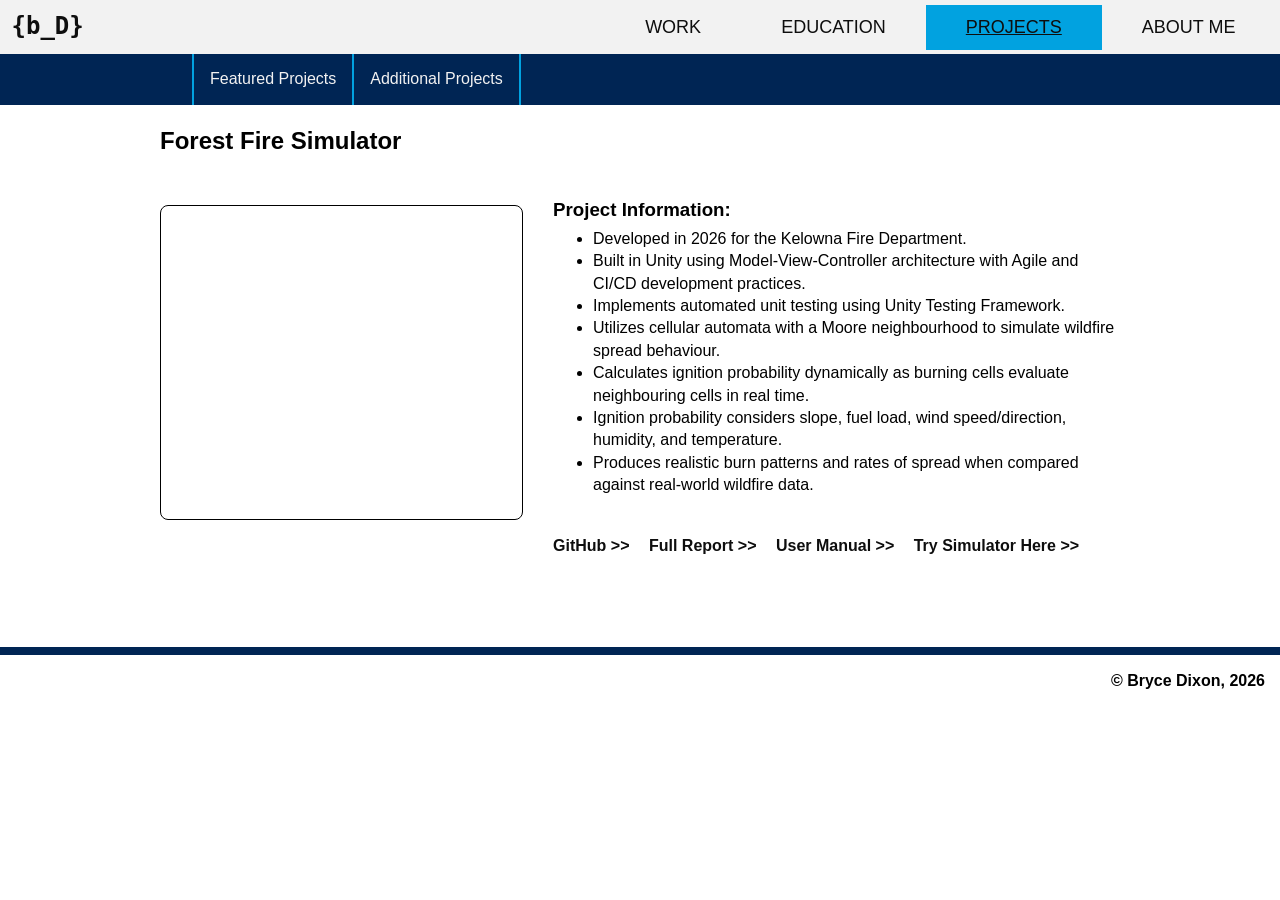
<file: html/fireSim.html>
<!--
Bryce Dixon  March 2026
Portfolio Website
This website was built on top of a website I created in Dec 2024 for COMP 2681.

This is an individual project page for the fire simulator page.

-->
<!DOCTYPE html>
<html>

<head>
    <link rel="stylesheet" href="../css/allPages_mobile.css">
    <!-- <link rel="stylesheet" href="css/allPages_tablet.css"> -->
    <link rel="stylesheet" href="../css/allPages_desktop.css">
    <!-- Css specific to the projects section of the website -->
    <link rel="stylesheet" href="../css/projects.css">

    <title> Portfolio: Project - Fire Simulator</title>

    <meta charset="UTF-8" />
    <meta name="keywords" content="keywords to help browser" />
    <meta name="viewport" content="width=device-width, initial-scale=1" />
    <script src="../javascript/dropdown_menu.js" type="text/javascript" defer></script>

</head>

<body>
    <!--MAIN NAV BAR-->
    <!--Same as index.html-->
    <div class="navigation_bar dropDown">
        <div class="menu_button_mobile_only">
            <button id="dropdown_mobile_only" class="dropdown_button" onclick="displayMenu()">&#x2261; MENU</button>
            <a href="../index.html" class="logo"> {b_D}</a>
        </div>
        <ul id="drop_down_menu" class="navigation dropdown_content">
            <li><a href="workTimeline.html" title="View My Work History">WORK</a></li>
            <li><a href="educationTimeline.html" title="View My Education">EDUCATION</a></li>
            <li><a href="projects.html" style="background-color: #01a2e0; text-decoration: underline;">PROJECTS</a></li>
            <li><a href="hobbies.html" title="View My Hobbies">ABOUT ME</a></li>
        </ul>
    </div>

    <!--Inner page nav bar-->
    <div class="tickets_navigation">
        <a id="first_link_passes_nav" href="projects.html">Featured Projects</a>
        <a href="additionalProjects.html">Additional Projects</a>
        <!-- <a href="">Solar Robot</a> -->
    </div>

    <section class="projects">
        <h2>Forest Fire Simulator</h2>
        <!-- Featured Project -->
        <div class="featured-project">
            <!-- <video controls autoplay muted loop playsinline>
                <source src="../videos/fire-sim.mp4" type="video/mp4">
            </video> -->
            <!-- ifrmae from youtube video with added looping and autoplay features -->
            <iframe width="560" height="315"
                src="https://www.youtube.com/embed/VM-u2BdUYNA?autoplay=1&mute=1&loop=1&playlist=VM-u2BdUYNA&controls=0&modestbranding=1"
                title="YouTube video player"
                frameborder="0"
                allow="autoplay; encrypted-media"
                allowfullscreen>
            </iframe>
            <div class="project-info">
                <h3>Project Information:</h3>
                <ul>
                    <li>Developed in 2026 for the Kelowna Fire Department.</li>
                    <li>Built in Unity using Model-View-Controller architecture with Agile and CI/CD development practices.</li>
                    <li>Implements automated unit testing using Unity Testing Framework.</li>
                    <li>Utilizes cellular automata with a Moore neighbourhood to simulate wildfire spread behaviour.</li>
                    <li>Calculates ignition probability dynamically as burning cells evaluate neighbouring cells in real time.</li>
                    <li>Ignition probability considers slope, fuel load, wind speed/direction, humidity, and temperature.</li>
                    <li>Produces realistic burn patterns and rates of spread when compared against real-world wildfire data.</li>
                </ul>
                <div class="project-links">
                    <br>
                    <a target="_blank" href="https://github.com/BryceD-4/FireSimulator4911">GitHub >></a>
                    <a target="_blank" href="../project_reports/FireSim_Report.pdf">Full Report >></a>
                    <a target="_blank" href ="../project_reports/FireSim_User_Manual.pdf">User Manual >></a>
                    <a target="_blank" href="https://bryced-4.github.io/Wildfire_Simulator_Web/">Try Simulator Here >></a>
                </div>
            </div>
        </div>
    </section>

    <footer class="footer_every_page">
        <div class="footer_cell">
            <p>&copy Bryce Dixon, 2026</p>
        </div>
    </footer>
</body>

</html>
</file>
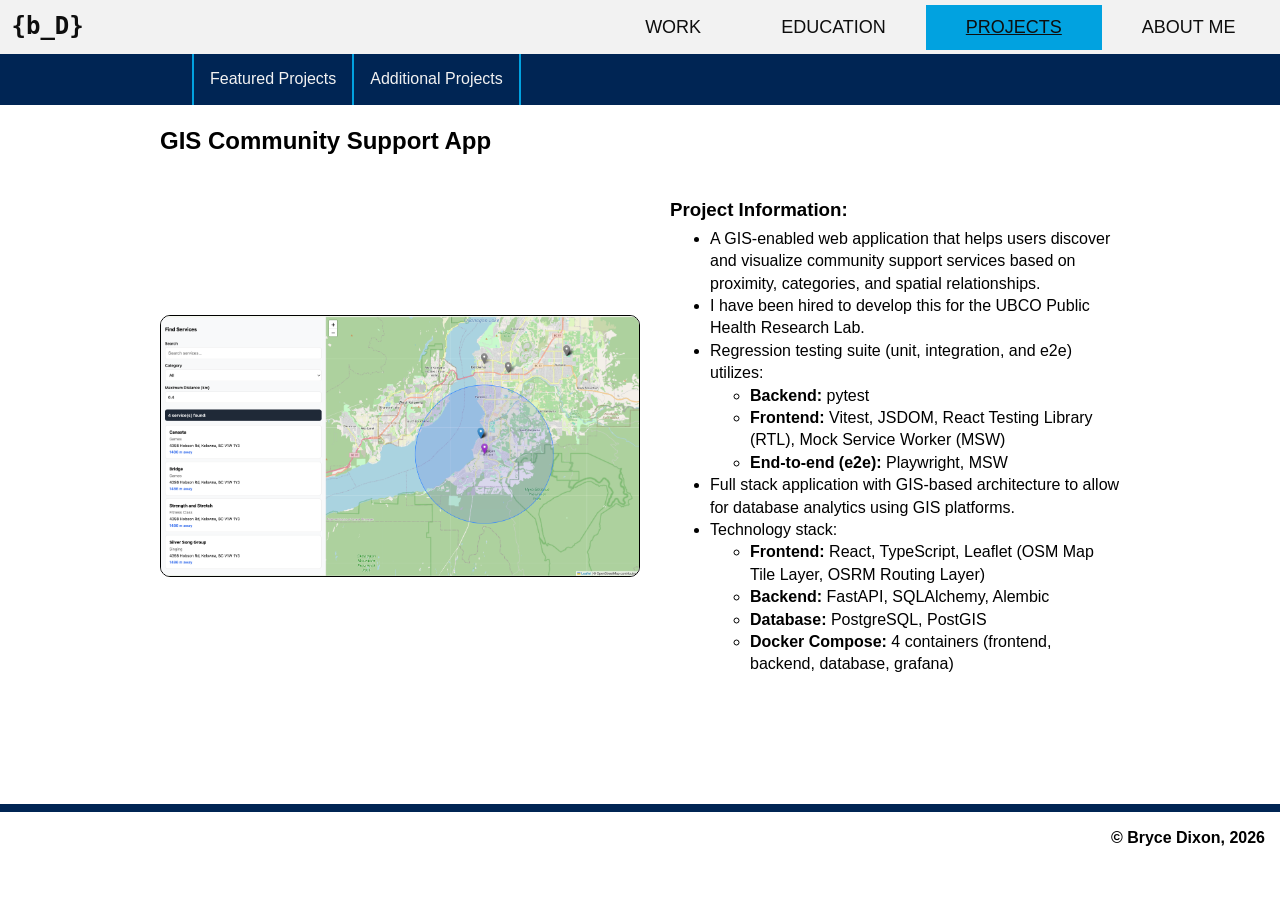
<file: html/gisCommunityServicesApp.html>
<!--
Bryce Dixon  March 2026
Portfolio Website
This website was built on top of a website I created in Dec 2024 for COMP 2681.

This is an individual project page for the GIS Enable Community Support Project.

-->
<!DOCTYPE html>
<html>

<head>
    <link rel="stylesheet" href="../css/allPages_mobile.css">
    <!-- <link rel="stylesheet" href="css/allPages_tablet.css"> -->
    <link rel="stylesheet" href="../css/allPages_desktop.css">
    <!-- Css specific to the projects section of the website -->
    <link rel="stylesheet" href="../css/projects.css">

    <title> Portfolio: Project - GIS Community Support App</title>

    <meta charset="UTF-8" />
    <meta name="keywords" content="keywords to help browser" />
    <meta name="viewport" content="width=device-width, initial-scale=1" />
    <script src="../javascript/dropdown_menu.js" type="text/javascript" defer></script>

</head>

<body>
    <!--MAIN NAV BAR-->
    <!--Same as index.html-->
    <div class="navigation_bar dropDown">
        <div class="menu_button_mobile_only">
            <button id="dropdown_mobile_only" class="dropdown_button" onclick="displayMenu()">&#x2261; MENU</button>
            <a href="../index.html" class="logo"> {b_D}</a>
        </div>
        <ul id="drop_down_menu" class="navigation dropdown_content">
            <li><a href="workTimeline.html" title="View My Work History">WORK</a></li>
            <li><a href="educationTimeline.html" title="View My Education">EDUCATION</a></li>
            <li><a href="projects.html" style="background-color: #01a2e0; text-decoration: underline;">PROJECTS</a></li>
            <li><a href="hobbies.html" title="View My Hobbies">ABOUT ME</a></li>
        </ul>
    </div>

    <!--Inner page nav bar-->
    <div class="tickets_navigation">
        <a id="first_link_passes_nav" href="projects.html">Featured Projects</a>
        <a href="additionalProjects.html">Additional Projects</a>
        <!-- <a href="">Solar Robot</a> -->
    </div>

    <section class="projects">
        <h2>GIS Community Support App</h2>
        <!-- Featured Project -->
        <div class="featured-project">
            <img src="../images/GIS_Main.png">
            <div class="project-info">
                <h3>Project Information:</h3>
                <ul>
                    <!-- testing suite -->
                     <!-- Software used -->
                      <!-- Overall use cases -->
                    <li>
                        A GIS-enabled web application that helps users discover and visualize community support services based
                        on proximity, categories, and spatial relationships. 
                    </li>
                    <li>
                        I have been hired to develop this for the UBCO Public Health Research Lab.
                    </li>
                    <li>
                        Regression testing suite (unit, integration, and e2e) utilizes: 
                        <ul>
                            <li>
                                <b>Backend:</b> pytest  
                            </li>  
                            <li>
                                <b>Frontend:</b> Vitest, JSDOM, React Testing Library (RTL), Mock Service Worker (MSW)
                            </li> 
                            <li>
                                <b>End-to-end (e2e):</b> Playwright, MSW
                            </li>
                        </ul>
                    </li>
                    <li>
                        Full stack application with GIS-based architecture to allow for database analytics using GIS platforms.
                    </li>
                    <li>
                        Technology stack:
                        <ul>
                            <li>
                                <b>Frontend:</b> React, TypeScript, Leaflet (OSM Map Tile Layer, OSRM Routing Layer)
                            </li>
                            <li>
                                <b>Backend:</b> FastAPI, SQLAlchemy, Alembic
                            </li>
                            <li>
                                <b>Database:</b> PostgreSQL, PostGIS
                            </li>
                            <li>
                                <b>Docker Compose:</b> 4 containers (frontend, backend, database, grafana)
                            </li>
                        </ul>
                    </li>
                    
                </ul>
                <div class="project-links">
                    <br>
                    <!-- <a target="_blank" href="https://github.com/BryceD-4/FireSimulator4911">GitHub >></a> -->
                    <!-- <a target="_blank" href="../project_reports/FireSim_Report.pdf">Full Report >></a> -->
                </div>
            </div>
        </div>
    </section>

    <footer class="footer_every_page">
        <div class="footer_cell">
            <p>&copy Bryce Dixon, 2026</p>
        </div>
    </footer>
</body>

</html>
</file>
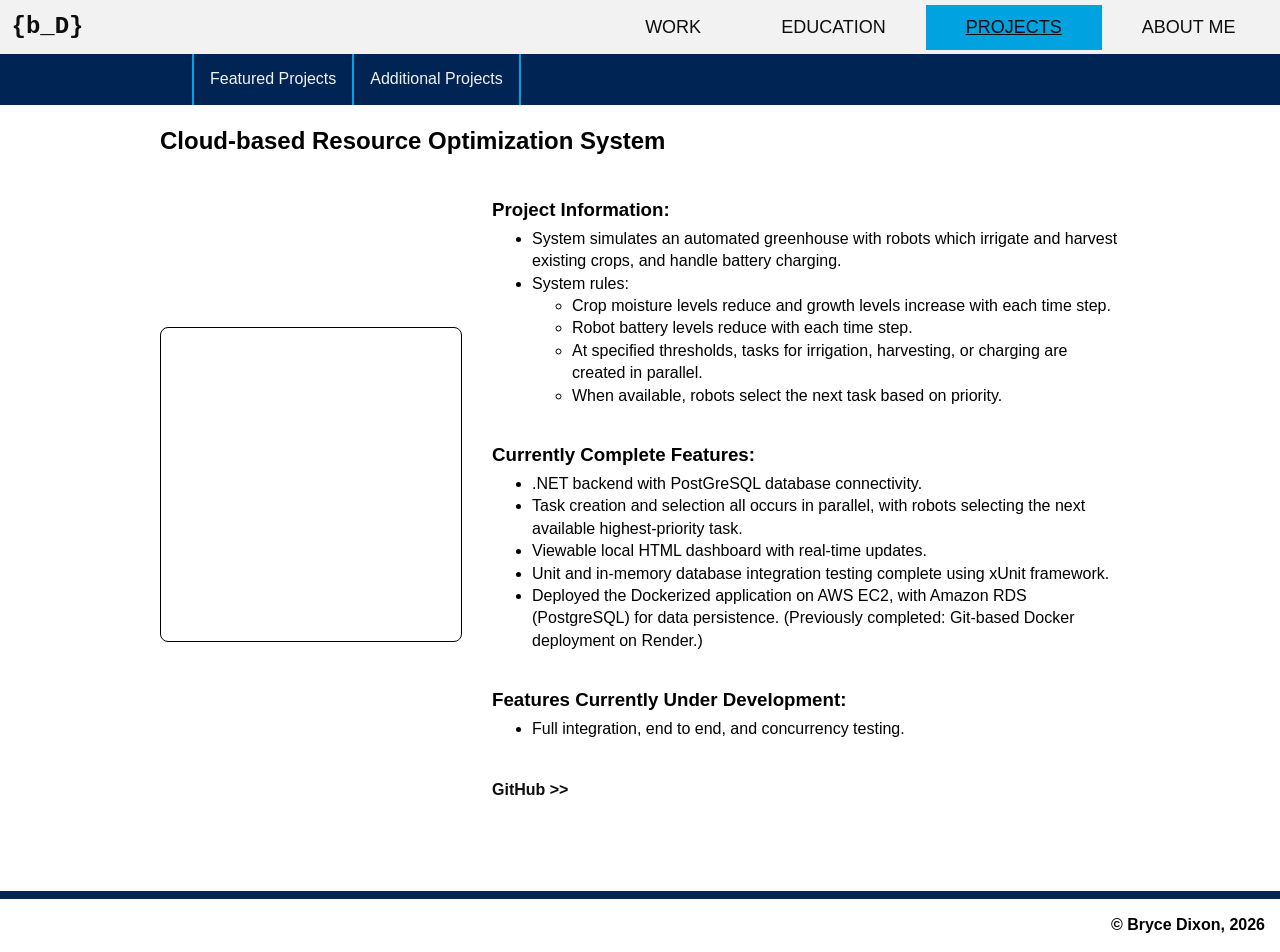
<file: html/greenhouseProject.html>
<!--
Bryce Dixon  March 2026
Portfolio Website
This website was built on top of a website I created in Dec 2024 for COMP 2681.

This is an individual project page for the greenhouse project page.

-->
<!DOCTYPE html>
<html>

<head>
    <link rel="stylesheet" href="../css/allPages_mobile.css">
    <!-- <link rel="stylesheet" href="css/allPages_tablet.css"> -->
    <link rel="stylesheet" href="../css/allPages_desktop.css">
    <!-- Css specific to the projects section of the website -->
    <link rel="stylesheet" href="../css/projects.css">

    <title> Portfolio: Project - Greenhouse Project</title>

    <meta charset="UTF-8" />
    <meta name="keywords" content="keywords to help browser" />
    <meta name="viewport" content="width=device-width, initial-scale=1" />
    <script src="../javascript/dropdown_menu.js" type="text/javascript" defer></script>

</head>

<body>
    <!--MAIN NAV BAR-->
    <!--Same as index.html-->
    <div class="navigation_bar dropDown">
        <div class="menu_button_mobile_only">
            <button id="dropdown_mobile_only" class="dropdown_button" onclick="displayMenu()">&#x2261; MENU</button>
            <a href="../index.html" class="logo"> {b_D}</a>
        </div>
        <ul id="drop_down_menu" class="navigation dropdown_content">
            <li><a href="workTimeline.html" title="View My Work History">WORK</a></li>
            <li><a href="educationTimeline.html" title="View My Education">EDUCATION</a></li>
            <li><a href="projects.html" style="background-color: #01a2e0; text-decoration: underline;">PROJECTS</a></li>
            <li><a href="hobbies.html" title="View My Hobbies">ABOUT ME</a></li>
        </ul>
    </div>

    <!--Inner page nav bar-->
    <div class="tickets_navigation">
        <a id="first_link_passes_nav" href="projects.html">Featured Projects</a>
        <a href="additionalProjects.html">Additional Projects</a>
        <!-- <a href="">Solar Robot</a> -->
    </div>

    <section class="projects">
        <h2>Cloud-based Resource Optimization System</h2>
        <!-- Featured Project -->
        <div class="featured-project">
            <!-- ifrmae from youtube video with added looping and autoplay features -->
            <iframe width="560" height="315" 
                 src="https://www.youtube.com/embed/a_fnJ1DQb5g?autoplay=1&mute=1&loop=1&playlist=a_fnJ1DQb5g&controls=0&modestbranding=1" 
                 title="Greenhouse Dashboard" 
                 frameborder="0" 
                 allow="autoplay; encrypted-media;" 
                 allowfullscreen>
            </iframe>
            <div class="project-info">
                <h3>Project Information:</h3>
                <ul>
                    <li>
                        System simulates an automated greenhouse with robots which irrigate and harvest existing crops, and handle battery charging. 
                    </li>
                    <li>
                        System rules: 
                        <ul>
                            <li>
                                Crop moisture levels reduce and growth levels increase with each time step.
                            </li>
                            <li>
                                Robot battery levels reduce with each time step. 
                            </li>
                            <li>
                                At specified thresholds, tasks for irrigation, harvesting, or charging are created in parallel.
                            </li>
                            <li>
                                When available, robots select the next task based on priority. 
                            </li>
                        </ul>
                    </li>
                    
                </ul>
                <h3>Currently Complete Features:</h3>
                <ul>
                    <li>.NET backend with PostGreSQL database connectivity.</li>
                    <li>Task creation and selection all occurs in parallel, with robots selecting the next available highest-priority task.</li>
                    <li>Viewable local HTML dashboard with real-time updates.</li>
                    <li>Unit and in-memory database integration testing complete using xUnit framework.</li>
                    <li>Deployed the Dockerized application on AWS EC2, with Amazon RDS (PostgreSQL) for data persistence.
                        (Previously completed: Git-based Docker deployment on Render.)</li>
                </ul>
                <h3>Features Currently Under Development:</h3>
                <ul>
                    <li>Full integration, end to end, and concurrency testing.</li>
                </ul>
                <div class="project-links">
                    <br>
                    <a target="_blank" href="https://github.com/BryceD-4/automated_greenhouse">GitHub >></a>
                    <!-- <a target="_blank" href="">Full Report >></a> -->
                </div>
            </div>
        </div>
    </section>

    <footer class="footer_every_page">
        <div class="footer_cell">
            <p>&copy Bryce Dixon, 2026</p>
        </div>
    </footer>
</body>

</html>
</file>
<file: css/allPages_mobile.css>
/*
Bryce Dixon  March 2026
Portfolio Website
This website was built on top of a website I created in Dec 2024 for COMP 2681.

This page holds all CSS styles for mobile format for styles used on ALL  website pages. 

COLOUR PALLETTE:
dark blue - #002554
light blue - #01a2e0
dark grey - #e6e6e6
light grey - #f2f2f2
white - #ffffff
black - #0e0e0e
*/

@media screen and (max-width:767px) {

  /*Added as the navigation bar was not taking up the entire page*/
  body,
  html {
    margin: 0;
    padding: 0;
    box-sizing: border-box;
    font-family: Helvetica, sans-serif;
    line-height: 1.4;
  }

  /* Website Logo { b_D } */
  .logo {
    font-family: "JetBrains Mono", monospace;
    font-size: 24px;
    font-weight: 600;
    /* color: #2c5aa0; */
    text-decoration: none;
    border: 2px solid #f2f2f2;
    padding-left: 40px;
  }


  /* Modified to undo the settings applied to links <a> above */
  .logo:hover {
    text-decoration: none;
    background-color: #f2f2f2;
    color: #01a2e0;
  }

  .navigation_bar {
    /*Removed the sticky positioning from the nav bar*/
    display: -webkit-flex;
    /* this is for older versions of chrome, Safari, and Opera */
    display: -moz-flex;
    /* This is for older versions of firefox */
    display: -ms-flexbox;
    /* for older version of Internet explorer */
    position: sticky;
    top: 0;
    display: flex;
    /*Use flexbox to make items in this container flexible (align in a row for this page)*/
    width: 100%;
    height: auto;
    background-color: #f2f2f2;
    /*This grey went well with the dark green*/
    justify-content: space-between;
    /*For the flex box items to align as desired in the row*/
    align-content: center;
    /*Not really needed in msot cases, but if formatted to a large screen this may be noticeable*/
    padding: 0.5vh;
    /*Surrounding the flexbox items in nav bar*/
    z-index: 10;
    /*Ensures it is infront of everything*/
  }

  .navigation_bar li {
    border-bottom: 2px solid #01a2e0;
    width: 100%;
    /*Remove the bullet points*/
    list-style-type: none;

  }

  a:link {
    /*Links are all the same colour as the text*/
    text-decoration: none;
    color: #0e0e0e;
  }

  a:visited {
    /*Visited links are not changing colour for this webpage*/
    text-decoration: none;
    color: #0e0e0e;
  }

  /*DROPDOWN MENU*/
  /*This formats the dropdown menu to allow it to populate when in mobile mode*/
  .dropdown_button {
    background-color: #f2f2f2;
    color: #002554;
    padding: 5px;
    border-radius: 10px;
    border-color: #01a2e0;
    font-size: 22px;
  }

  /*Kept as this could also be used if user has desktop on a small browser window*/
  .dropdown_button:focus,
  .dropdown_button:hover {
    background-color: #01a2e0;
    text-decoration: underline;
    color: #e6e6e6;
  }

  /*this makes each of the buttons to stack vertically*/
  .menu_button_mobile_only {
    display: flex;
    flex: 1;
    align-items: center;
  }

  /*Relative to one another and inline block lets the links format vertically*/
  /*This is form the indicated W3C tutorial in the dropdown() java script form*/
  .dropDown {
    position: relative;
    display: inline-block;
    /* This makes the menu bar stick to the top of the page */
    position: sticky;
    top: 0;
  }

  /**/
  .dropdown_content {
    display: none;
    position: absolute;
    background-color: #f1f1f1;
    min-width: 120px;
    /*Scroll if needed*/
    overflow: auto;
    box-shadow: 0px 8px 16px 0px rgba(0, 0, 0, 0.2);
    /*Make sure it isn't hidden from anything*/
    z-index: 5;

  }

  .dropdown_content li a {
    color: #0e0e0e;
    font-size: 18px;
    padding: 12px 6px;
    display: block;
    background-color: #e6e6e6;
  }

  .dropdown_content li:hover,
  .dropdown_content li:focus {
    background-color: #01a2e0;
    text-decoration: underline;
  }

  /*This is used by the java script, the items selected are labelled as a "show" class, 
which are then displayed as the drop down menu items*/
  .show {
    display: block;
    padding: 0;
  }

  /*Sub menu navigation*/

  .tickets_navigation {
    background-color: #002554;
    /*Hides any overflow to avoid horizontal scrolling*/
    overflow: hidden;
    position: sticky;
    /* This is relative to the size of the top menu */
    top: 46px;
    z-index: 9;
  }

  #first_link_passes_nav {
    border-left: 2px solid #01a2e0;
  }

  .tickets_navigation a {
    float: left;
    color: #f2f2f2;
    text-align: center;
    padding: 10px 14px;
    text-decoration: none;
    border-right: 2px solid #01a2e0;
  }

  /*FOOTER*/

  .footer_every_page {

    max-width: 100%;
    z-index: 0;
    text-align: right;
    border-top: 8px solid #002554;
  }

 div.footer_cell p {
    font-weight: bold;
    padding: 15px;
    /* Center text */
    margin: 0 auto;
  }

}
</file>
<file: css/allPages_desktop.css>
/*
Bryce Dixon  March 2026
Portfolio Website
This website was built on top of a website I created in Dec 2024 for COMP 2681.

This is the CSS page for desktop device styles affecting every page in the website. 

COLOUR PALLETTE:
dark blue - #002554
light blue - #01a2e0
dark grey - #e6e6e6
light grey - #f2f2f2
white - #ffffff
black - #0e0e0e
*/

/* Allows for smooth transitions when hovering over links (does not adjust items around it */
* {
  box-sizing: border-box;
}

@media screen and (min-width:768px) {

  /*Added as the navigation bar was not taking up the entire page*/
  body,
  html {
    margin: 0;
    padding: 0;
    box-sizing: border-box;
    font-family: Helvetica, sans-serif;
    line-height: 1.4;
  }

  /* Website Logo { b_D } */
  .logo {
    font-family: "JetBrains Mono", monospace;
    font-size: 24px;
    font-weight: 600;
    /* color: #2c5aa0; */
    text-decoration: none;
    border: 2px solid #f2f2f2;
    padding: 5px;
  }

  /* Modified to undo the settings applied to links <a> above */
  .logo:hover {
    text-decoration: none;
    background-color: #f2f2f2;
    color: #01a2e0;
  }

  .navigation_bar {
    display: -webkit-flex;
    /* this is for older versions of chrome, Safari, and Opera */
    display: -moz-flex;
    /* This is for older versions of firefox */
    display: -ms-flexbox;
    /* for older version of Internet explorer */
    position: sticky;
    top: 0;
    /*This relates to the sticky positioning of the nav bar*/
    display: flex;
    /*Use flexbox to make items in this container flexible (align in a row for this page)*/
    width: 100%;
    height: auto;
    background-color: #f2f2f2;
    /*This grey went well with the dark green*/
    justify-content: space-between;
    /*For the flex box items to align as desired in the row*/
    align-content: center;
    /*Not really needed in msot cases, but if formatted to a large screen this may be noticeable*/
    padding: 0.5vh;
    /*Surrounding the flexbox items in nav bar*/
    z-index: 10;
    align-items: center;
    /*Ensures nav items are centered vertically*/
  }

  ul.navigation {
    display: flex;
    /*Without this, items would be arranged as a column and not a row*/
    list-style-type: none;
    /*No pointer symbols for the nav bar items*/
    margin: 0;
    padding: 0;
  }

  li a {
    display: block;
    /*This made the elements format nicely in the div container*/
    text-align: center;
    padding: 10px 40px;
    /*10 = top and bottom, 40=sides*/
    color: #002554;
    font-size: 18px;
  }



  a:link {
    /*Links are all the same colour as the text*/
    text-decoration: none;
    color: #0e0e0e;
  }

  a:visited {
    /*Visited links are not changing colour for this webpage*/
    text-decoration: none;
    color: #0e0e0e;
  }

  a:hover {
    /*when hovering over a link, it will underline and have a blue background*/
    text-decoration: underline;
    background-color: #01a2e0;
    color: white;
  }

  a:hover img {
    /*This is for the images that are links, they will have a blue border when hovered*/
    border: 2px solid #01a2e0;
  }

  /*The dropdown menu is hidden in desktop mode, as the main menu displays across the top navigation bar*/
  .dropdown_button {
    display: none;
  }


  /*SUB MENU NAVBAR*/

  .tickets_navigation {
    background-color: #002554;
    overflow: hidden;
    /*This hides any image overflow that may occur. This way ther eis no horizontal scrolling*/
    /* .tickets_navigation { */
    position: sticky;
    top: 48px;
    /* adjusted to match main navbar height */
    z-index: 1000;
    /* keeps it above other content */
  }

  #first_link_passes_nav {
    margin-left: 15%;
    /*Gives a nicer formatting to use the entire screen*/
    border-left: 2px solid #01a2e0;
  }

  .tickets_navigation a {
    float: left;
    color: #f2f2f2;
    text-align: center;
    padding: 14px 16px;
    text-decoration: none;
    border-right: 2px solid #01a2e0;
  }


  /*FOOTER */

  .footer_every_page {
    max-width: 100%;
    z-index: 0;
    text-align: right;
    border-top: 8px solid #002554;
  }

  div.footer_cell p {
    font-weight: bold;
    padding: 15px;
    /* Center text */
    margin: 0 auto;
  }

}
</file>
<file: css/timeline.css>
/*
Bryce Dixon  March 2026
Portfolio Website
This website was built on top of a website I created in Dec 2024 for COMP 2681.

This is the CSS styles for the timeline in the work and education of my website

*/
/* <!-- Modified from: https://www.w3schools.com/howto/howto_css_timeline.asp --> */

* {
    box-sizing: border-box;
}

body {
    background-color: #f2f2f2;

    /* The more blue colour --> #002554; */
    font-family: Helvetica, sans-serif;
}

/* The actual timeline (the vertical ruler) */
.timeline {
    position: relative;
    max-width: 1200px;
    margin: 0 auto;

}

/* The actual timeline (the vertical ruler) */
.timeline::after {
    content: '';
    position: absolute;
    width: 6px;
    background-color: #002554;
    top: 0;
    bottom: 0;
    left: 50%;
    margin-left: -3px;
}

/* Container around content */
.container {
    padding: 10px 40px;
    position: relative;
    background-color: inherit;
    width: 50%;
}

/* The circles on the timeline */
.container::after {
    content: '';
    position: absolute;
    width: 25px;
    height: 25px;
    right: -17px;
    background-color: white;
    border: 4px solid #FF9F55;
    top: 15px;
    border-radius: 50%;
    z-index: 1;
}

/* Place the container to the left */
.left {
    left: 0;
}

/* Place the container to the right */
.right {
    left: 50%;
}

/* Add arrows to the left container (pointing right) */
.left::before {
    content: " ";
    height: 0;
    position: absolute;
    top: 22px;
    width: 0;
    z-index: 1;
    right: 30px;
    border: medium solid white;
    border-width: 10px 0 10px 10px;
    border-color: transparent transparent transparent black;
}

/* Add arrows to the right container (pointing left) */
.right::before {
    content: " ";
    height: 0;
    position: absolute;
    top: 22px;
    width: 0;
    z-index: 1;
    left: 30px;
    border: medium solid white;
    border-width: 10px 10px 10px 0;
    border-color: transparent black transparent transparent;
}

/* Fix the circle for containers on the right side */
.right::after {
    left: -16px;
}

/* The actual content */
.content {
    padding: 20px 30px;
    background-color: white;
    position: relative;
    border-radius: 6px;
    border: 2px solid black;
}

  /* This formats the titles over the lists cleanly */
.content h2 {
    margin: 5px 10px 10px;
}

.content ul {
    margin-top: 0;
    margin-bottom: 10px;
}

/* Media queries - Responsive timeline on screens less than 600px wide */
@media screen and (max-width: 768px) {

    /* Place the timelime to the left */
    .timeline::after {
        left: 31px;
    }

    /* Full-width containers */
    .container {
        width: 100%;
        padding-left: 70px;
        padding-right: 25px;
    }

    /* Make sure that all arrows are pointing leftwards */
    .container::before {
        left: 60px;
        border: medium solid white;
        border-width: 10px 10px 10px 0;
        border-color: transparent white transparent transparent;
    }

    /* Make sure all circles are at the same spot */
    .left::after,
    .right::after {
        left: 15px;
    }

    /* Make all right containers behave like the left ones */
    .right {
        left: 0%;
    }
}
</file>
<file: css/projects.css>
/*
Bryce Dixon  March 2026
Portfolio Website
This website was built on top of a website I created in Dec 2024 for COMP 2681.

This is the CSS styles for the project pages of my website

*/
/* Format projects to not overexpand */
.projects {
  max-width: 1000px;
  margin: auto;
  padding: 0px 20px 30px 20px;
}

.projects h1 {
  font-size: 2.5rem;
  margin-bottom: 10px;
}

.projects-intro {
  margin-bottom: 40px;
  color: #666;
}


/* Featured Project CSS */

.featured-project {
  /* Allow items to format neatly to the page */
  display: flex;
  align-items: center;
  gap: 30px;
  margin-bottom: 60px;
}

.featured-project img {
  width: 50%;
  border-radius: 10px;
  border: 1px solid black;
}

.featured-project video, .featured-project iframe {
  width: 50%;
  /* height: 0%; */
  border-radius: 8px;
  margin-bottom: 10px;
  border: 1px solid black;
}

.project-info {
  display: flex;
  flex-direction: column;
}
/* Move header closer to bullet points */
.project-info h3 {
  margin-bottom: 5px; 
}

/* Move ul closer to header, but keep indentation */
.project-info ul {
  margin-top: 0;      
  /* padding-left: 20px;  */
}

.tech {
  /* Tech used for the project */
  color: #888;
  margin-bottom: 10px;
}

.project-links a {
  margin-right: 15px;
  text-decoration: none;
  font-weight: bold;
}


/* Project Grid */

.project-grid {
  display: grid;
  grid-template-columns: 1fr 1fr;
  gap: 30px;
}

/* Project Card = individual projects */

.project-card {
  border: 2px solid #000000;
  padding: 20px;
  border-radius: 10px;
}

.project-card img {
  width: 100%;
  border-radius: 8px;
  margin-bottom: 10px;
  border: 1px solid black;
}

.project-card video, .project-card iframe {
  width: 100%;
  border-radius: 8px;
  margin-bottom: 10px;
  border: 1px solid black;
}

.project-card a {
  text-decoration: none;
  font-weight: bold;
  padding-right: 15px;
}

/* Add hover effect for UI enhancement */
.project-card:hover {
  transform: translateY(-5px);
  transition: 0.2s;
  box-shadow: 0 10px 20px rgba(0, 0, 0, 0.08);
}

/* Reformat for cellular devices */

@media (max-width: 768px) {

  .featured-project {
    flex-direction: column;
  }

  .featured-project img,
  .featured-project video, 
  .featured-project iframe {
    width: 100%;
  }

  .project-grid {
    grid-template-columns: 1fr;
  }

}
</file>
